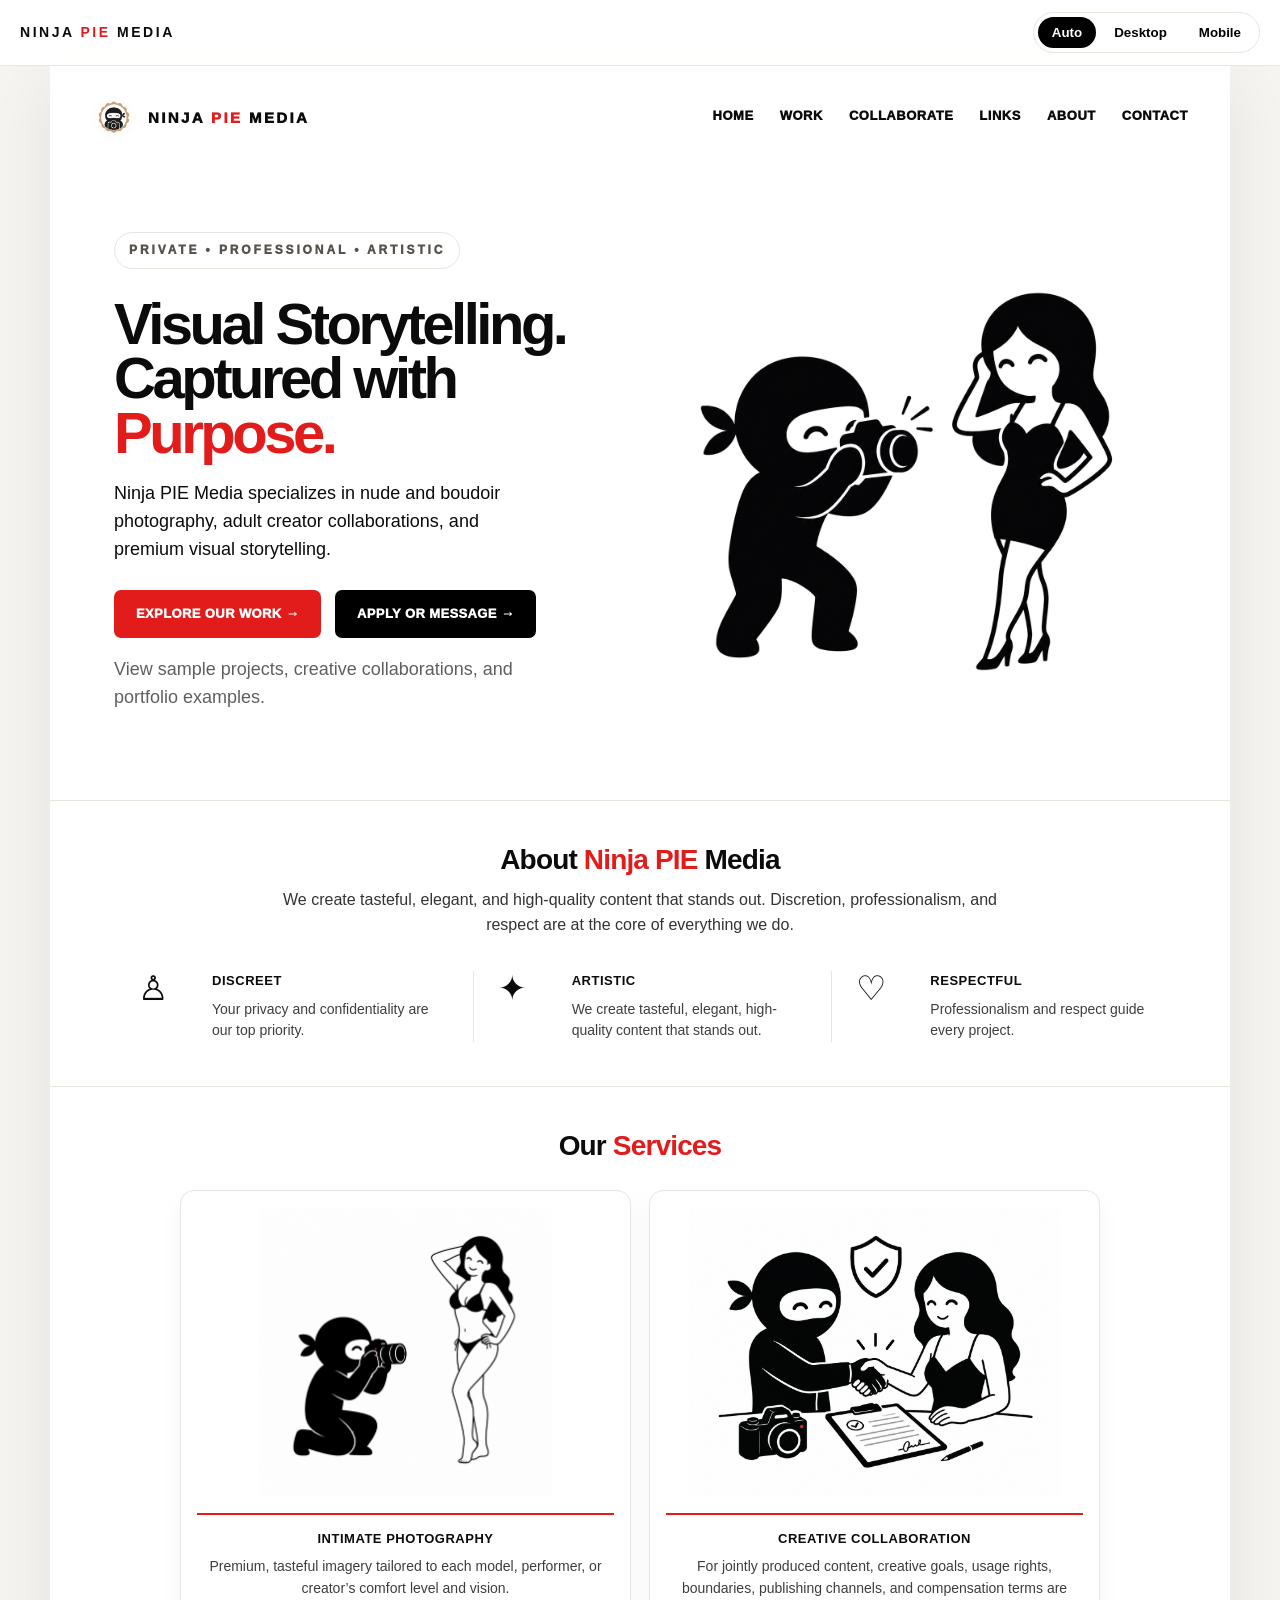
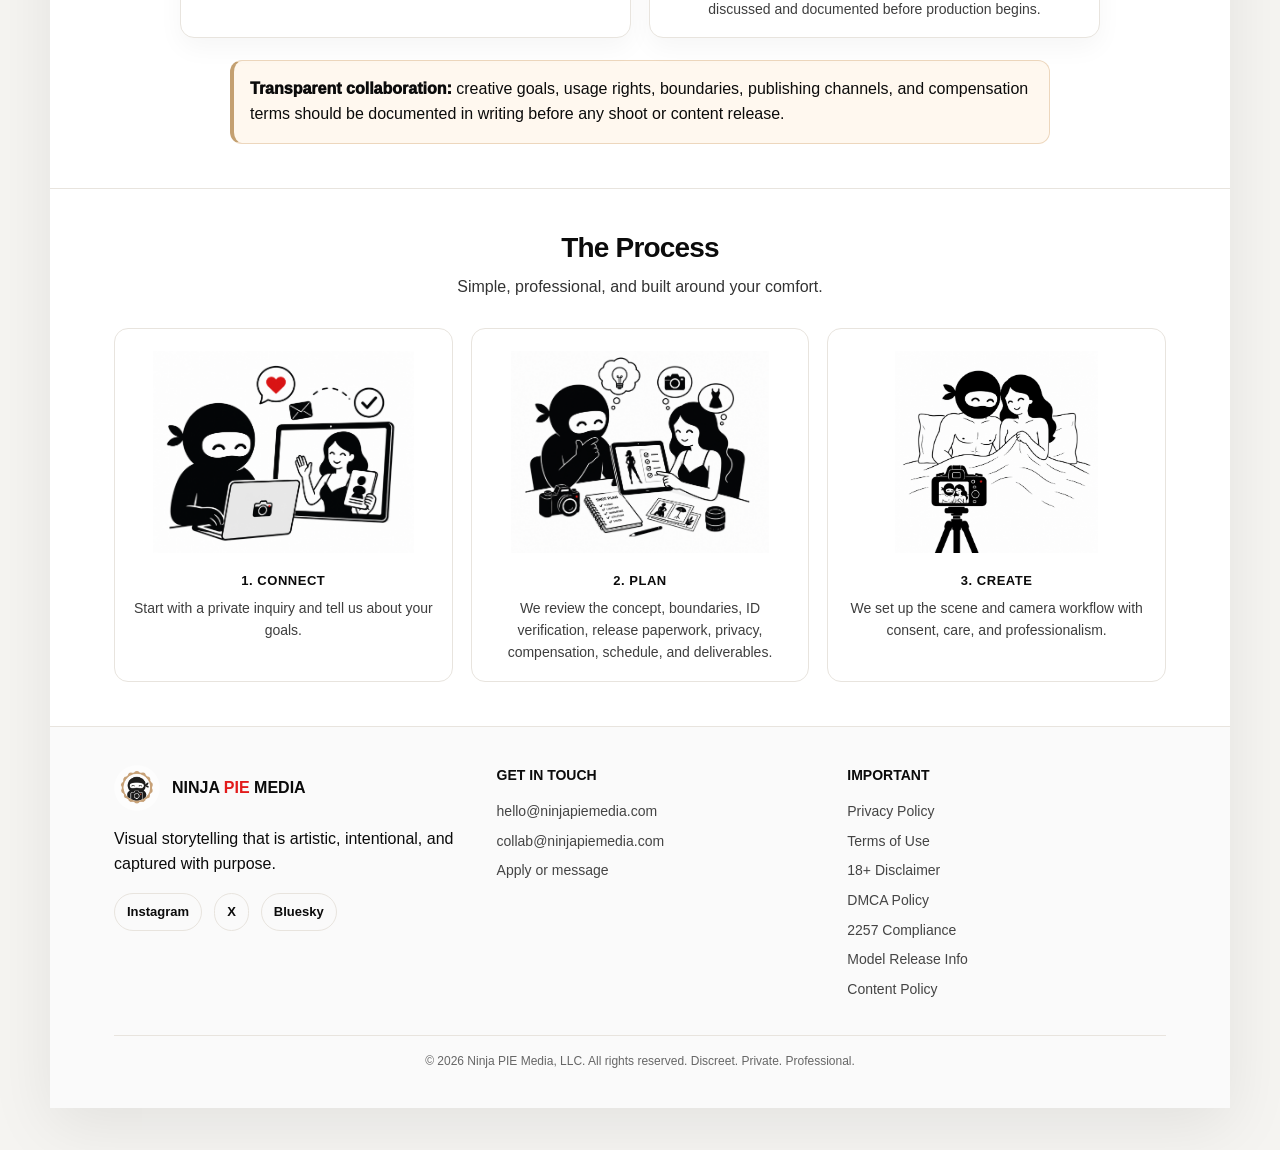
<file: index.html>
<!doctype html>
<html lang="en">
<head>
  <meta charset="utf-8">
  <meta name="viewport" content="width=device-width,initial-scale=1">
  <title>Ninja PIE Media | Visual Storytelling Captured with Purpose</title>
  <meta name="description" content="Ninja PIE Media creates tasteful, professional visual storytelling, portraiture, and creator collaborations.">
  <meta property="og:title" content="Ninja PIE Media | Visual Storytelling Captured with Purpose">
  <meta property="og:description" content="Visual storytelling captured with purpose.">
  <meta property="og:image" content="/assets/social-preview.jpg">
  <meta property="og:type" content="website">
  <meta name="twitter:card" content="summary_large_image">
  <link rel="icon" href="/assets/favicon.png">
  <link rel="stylesheet" href="styles.css">
</head>
<body>
  <div class="top-toggle">
    <div class="toggle-inner">
      <a class="mini-brand" href="index.html">NINJA <span>PIE</span> MEDIA</a>
      <div class="view-switch" aria-label="View switcher">
        <button data-view="auto">Auto</button>
        <button data-view="desktop">Desktop</button>
        <button data-view="mobile">Mobile</button>
      </div>
    </div>
  </div>

  <div class="site">
    <header class="nav">
      <a class="brand" href="index.html">
        <img src="assets/profile-logo.png" alt="Ninja PIE Media mark">
        <span class="brand-name">NINJA <span class="red">PIE</span> MEDIA</span>
      </a>
      <nav class="menu">
        <a href="index.html">HOME</a>
        <a href="work.html">WORK</a>
        <a href="collaborate.html">COLLABORATE</a>
        <a href="links.html">LINKS</a>
        <a href="about.html">ABOUT</a>
        <a href="contact.html">CONTACT</a>
      </nav>
      <button class="hamb" type="button" aria-label="Open navigation menu" aria-expanded="false">☰</button>
    </header>

    <main>
      <section class="hero">
        <div>
          <span class="pill">PRIVATE • PROFESSIONAL • ARTISTIC</span>
          <h1>Visual Storytelling.<br>Captured with <span class="red">Purpose.</span></h1>
          <p>Ninja PIE Media specializes in nude and boudoir photography, adult creator collaborations, and premium visual storytelling.</p>
          <div class="cta-row">
            <a class="btn" href="work.html">Explore Our Work →</a>
            <a class="btn black" href="collaborate.html">Apply or Message →</a>
          </div>
          <p class="small-note">View sample projects, creative collaborations, and portfolio examples.</p>
        </div>
        <div class="hero-img">
          <img src="assets/service-photography.png" alt="Ninja photographing a model with a model in a black dress">
        </div>
      </section>

      <section class="section center">
        <h2>About <span class="red">Ninja PIE</span> Media</h2>
        <p class="section-intro">We create tasteful, elegant, and high-quality content that stands out. Discretion, professionalism, and respect are at the core of everything we do.</p>
        <div class="values">
          <div class="value">
            <div class="icon">♙</div>
            <div>
              <h3>Discreet</h3>
              <p>Your privacy and confidentiality are our top priority.</p>
            </div>
          </div>
          <div class="value">
            <div class="icon">✦</div>
            <div>
              <h3>Artistic</h3>
              <p>We create tasteful, elegant, high-quality content that stands out.</p>
            </div>
          </div>
          <div class="value">
            <div class="icon">♡</div>
            <div>
              <h3>Respectful</h3>
              <p>Professionalism and respect guide every project.</p>
            </div>
          </div>
        </div>
      </section>

      <section class="section center">
        <h2>Our <span class="red">Services</span></h2>
        <div class="cards two">
          <div class="card">
            <img src="assets/ninja-photographing-model.png" alt="Ninja photographing a model in a bikini">
            <div class="cap">
              <h3>Intimate Photography</h3>
              <p>Premium, tasteful imagery tailored to each model, performer, or creator’s comfort level and vision.</p>
            </div>
          </div>
          <div class="card">
            <img src="assets/service-collab-profit-share.png" alt="Ninja and model shaking hands over an agreement">
            <div class="cap">
              <h3>Creative Collaboration</h3>
              <p>For jointly produced content, creative goals, usage rights, boundaries, publishing channels, and compensation terms are discussed and documented before production begins.</p>
            </div>
          </div>
        </div>
        <div class="collab-note"><strong>Transparent collaboration:</strong> creative goals, usage rights, boundaries, publishing channels, and compensation terms should be documented in writing before any shoot or content release.</div>
      </section>

      <section class="section center">
        <h2>The Process</h2>
        <p class="section-intro">Simple, professional, and built around your comfort.</p>
        <div class="steps visual">
          <div class="step">
            <img src="assets/process-connect.png" alt="Model applying online">
            <h3>1. Connect</h3>
            <p>Start with a private inquiry and tell us about your goals.</p>
          </div>
          <div class="step">
            <img src="assets/process-plan.png" alt="Ninja and model reviewing ID and paperwork">
            <h3>2. Plan</h3>
            <p>We review the concept, boundaries, ID verification, release paperwork, privacy, compensation, schedule, and deliverables.</p>
          </div>
          <div class="step">
            <img src="assets/process-shoot.png" alt="Ninja photographing a model">
            <h3>3. Create</h3>
            <p>We set up the scene and camera workflow with consent, care, and professionalism.</p>
          </div>
        </div>
      </section>
    </main>

    <footer class="footer">
      <div class="footer-grid">
        <div>
          <div class="footer-logo"><img src="assets/profile-logo.png" alt="Ninja PIE Media"><strong>NINJA <span class="red">PIE</span> MEDIA</strong></div>
          <p>Visual storytelling that is artistic, intentional, and captured with purpose.</p>
          <div class="socials">
            <a target="_blank" rel="noopener noreferrer" href="https://instagram.com/ninjapiemedia">Instagram</a>
            <a target="_blank" rel="noopener noreferrer" href="https://x.com/ninjapiemedia">X</a>
            <a target="_blank" rel="noopener noreferrer" href="https://bsky.app/profile/ninjapiemedia.bsky.social">Bluesky</a>
          </div>
        </div>
        <div>
          <h4>Get in touch</h4>
          <ul>
            <li><a href="mailto:hello@ninjapiemedia.com">hello@ninjapiemedia.com</a></li>
            <li><a href="mailto:collab@ninjapiemedia.com">collab@ninjapiemedia.com</a></li>
            <li><a href="collaborate.html">Apply or message</a></li>
          </ul>
        </div>
        <div>
          <h4>Important</h4>
          <ul>
            <li><a href="privacy.html">Privacy Policy</a></li>
            <li><a href="terms.html">Terms of Use</a></li>
            <li><a href="age.html">18+ Disclaimer</a></li>
            <li><a href="dmca.html">DMCA Policy</a></li>
            <li><a href="compliance.html">2257 Compliance</a></li>
            <li><a href="release.html">Model Release Info</a></li>
            <li><a href="content-policy.html">Content Policy</a></li>
          </ul>
        </div>
      </div>
      <div class="copyright">© 2026 Ninja PIE Media, LLC. All rights reserved. Discreet. Private. Professional.</div>
    </footer>
  </div>

  <script src="script.js"></script>
</body>
</html>
</file>
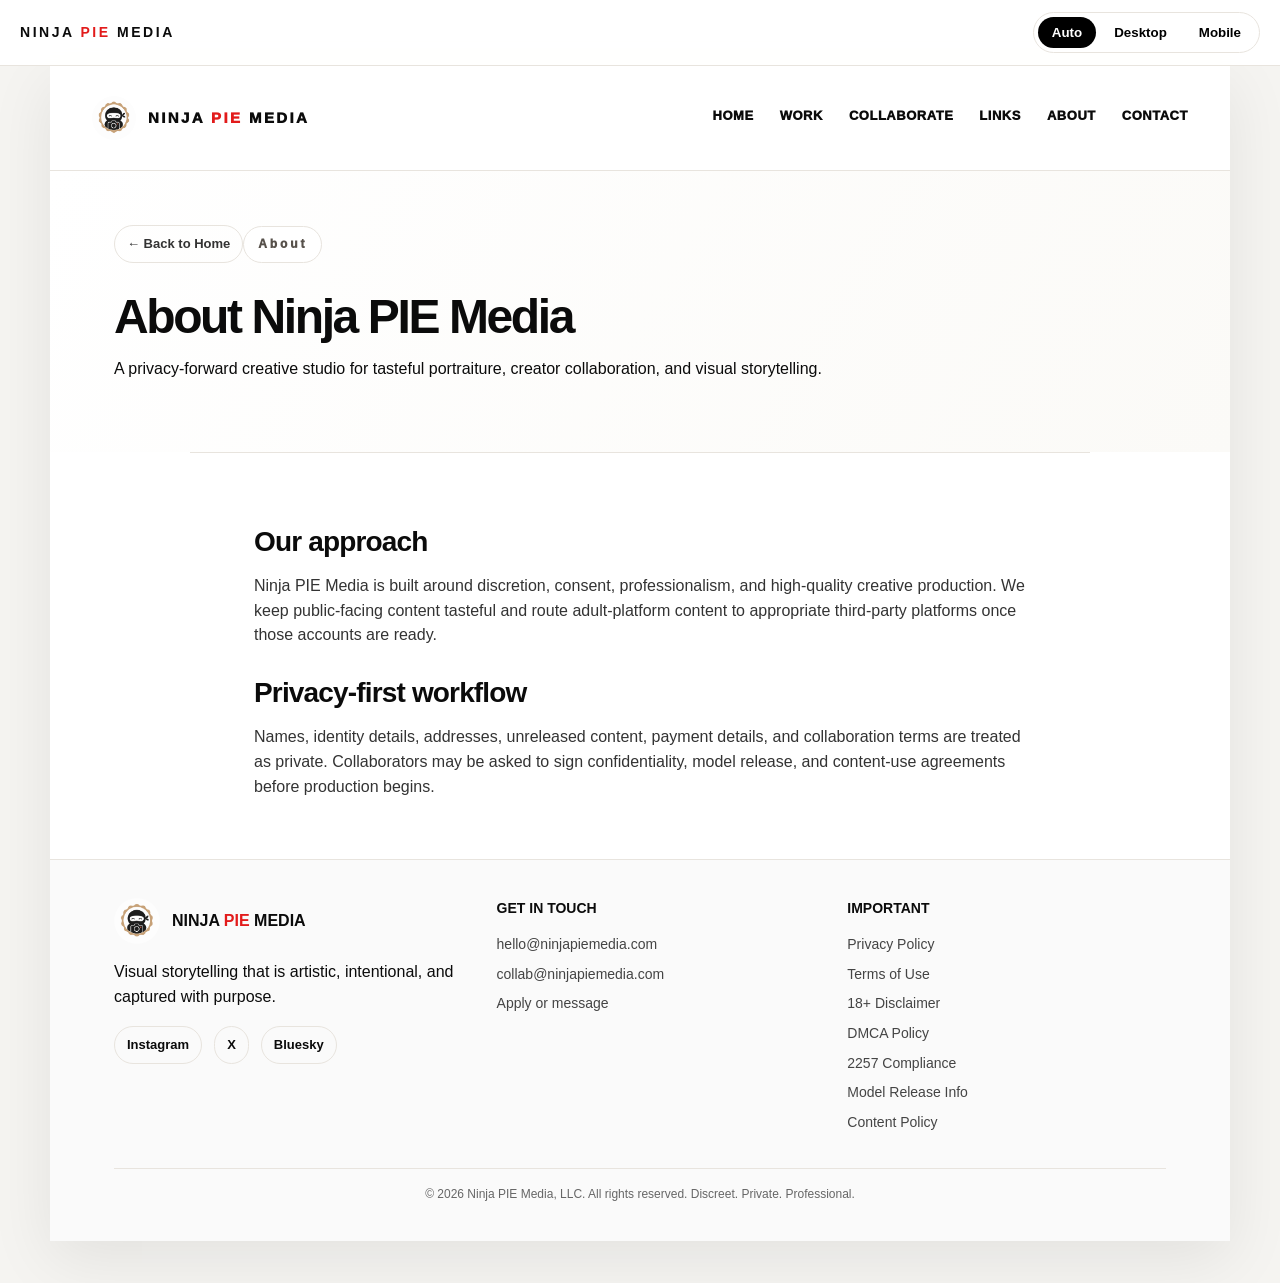
<file: about.html>
<!doctype html><html lang="en"><head><meta charset="utf-8"><meta name="viewport" content="width=device-width,initial-scale=1"><title>About | Ninja PIE Media</title><meta name="description" content="Ninja PIE Media creates tasteful, professional visual storytelling, portraiture, and creator collaborations."><meta property="og:title" content="About | Ninja PIE Media"><meta property="og:description" content="Visual storytelling captured with purpose."><meta property="og:image" content="/assets/social-preview.jpg"><meta property="og:type" content="website"><meta name="twitter:card" content="summary_large_image"><link rel="icon" href="/assets/favicon.png"><link rel="stylesheet" href="styles.css"></head><body><div class="top-toggle"><div class="toggle-inner"><a class="mini-brand" href="index.html">NINJA <span>PIE</span> MEDIA</a><div class="view-switch" aria-label="View switcher"><button data-view="auto">Auto</button><button data-view="desktop">Desktop</button><button data-view="mobile">Mobile</button></div></div></div><div class="site"><header class="nav"><a class="brand" href="index.html"><img src="assets/profile-logo.png" alt="Ninja PIE Media mark"><span class="brand-name">NINJA <span class="red">PIE</span> MEDIA</span></a><nav class="menu"><a href="index.html">HOME</a><a href="work.html">WORK</a><a href="collaborate.html">COLLABORATE</a><a href="links.html">LINKS</a><a href="about.html">ABOUT</a><a href="contact.html">CONTACT</a></nav><button class="hamb" type="button" aria-label="Open navigation menu" aria-expanded="false">☰</button></header><section class="page-hero"><a class="back-home" href="index.html">← Back to Home</a><span class="pill">About</span><h1>About Ninja PIE Media</h1><p>A privacy-forward creative studio for tasteful portraiture, creator collaboration, and visual storytelling.</p></section><section class="section legal"><h2>Our approach</h2><p>Ninja PIE Media is built around discretion, consent, professionalism, and high-quality creative production. We keep public-facing content tasteful and route adult-platform content to appropriate third-party platforms once those accounts are ready.</p><h2>Privacy-first workflow</h2><p>Names, identity details, addresses, unreleased content, payment details, and collaboration terms are treated as private. Collaborators may be asked to sign confidentiality, model release, and content-use agreements before production begins.</p></section><footer class="footer"><div class="footer-grid"><div><div class="footer-logo"><img src="assets/profile-logo.png" alt="Ninja PIE Media"><strong>NINJA <span class="red">PIE</span> MEDIA</strong></div><p>Visual storytelling that is artistic, intentional, and captured with purpose.</p><div class="socials"><a target="_blank" rel="noopener noreferrer" href="https://instagram.com/ninjapiemedia">Instagram</a><a target="_blank" rel="noopener noreferrer" href="https://x.com/ninjapiemedia">X</a><a target="_blank" rel="noopener noreferrer" href="https://bsky.app/profile/ninjapiemedia.bsky.social">Bluesky</a></div></div><div><h4>Get in touch</h4><ul><li><a href="mailto:hello@ninjapiemedia.com">hello@ninjapiemedia.com</a></li><li><a href="mailto:collab@ninjapiemedia.com">collab@ninjapiemedia.com</a></li><li><a href="collaborate.html">Apply or message</a></li></ul></div><div><h4>Important</h4><ul><li><a href="privacy.html">Privacy Policy</a></li><li><a href="terms.html">Terms of Use</a></li><li><a href="age.html">18+ Disclaimer</a></li><li><a href="dmca.html">DMCA Policy</a></li><li><a href="compliance.html">2257 Compliance</a></li><li><a href="release.html">Model Release Info</a></li><li><a href="content-policy.html">Content Policy</a></li></ul></div></div><div class="copyright">© 2026 Ninja PIE Media, LLC. All rights reserved. Discreet. Private. Professional.</div></footer></div><script src="script.js"></script></body></html>
</file>
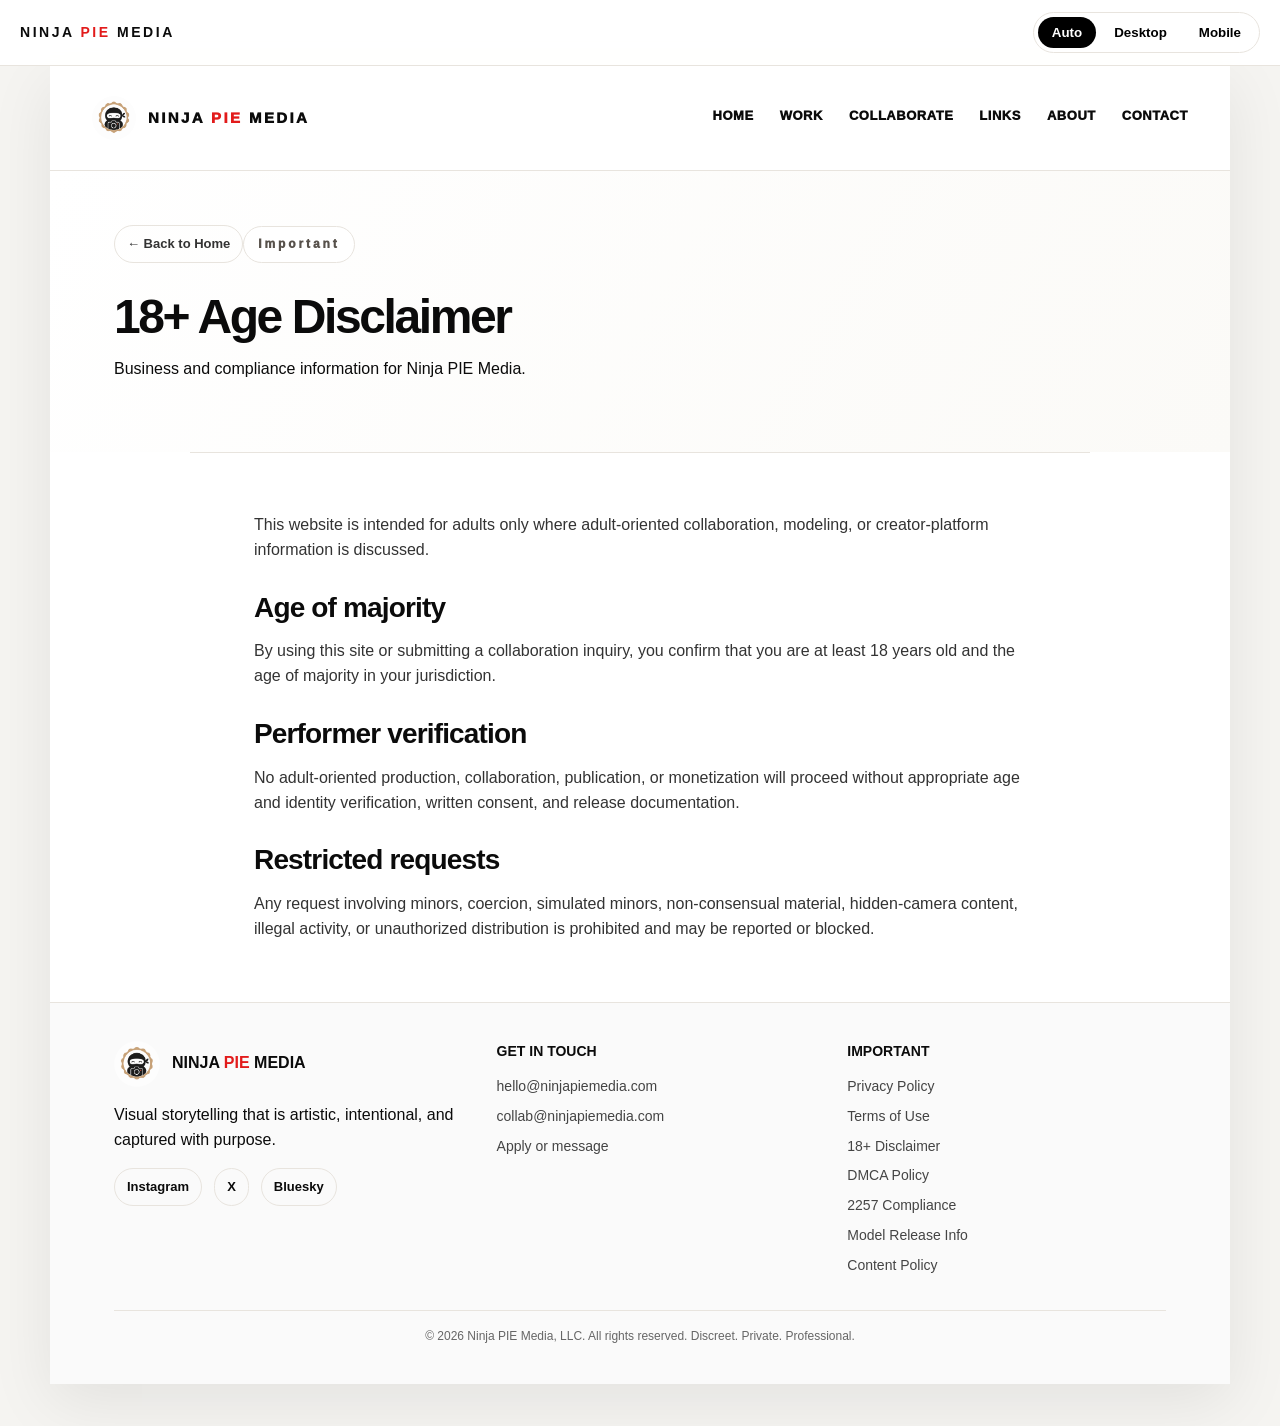
<file: age.html>
<!doctype html><html lang="en"><head><meta charset="utf-8"><meta name="viewport" content="width=device-width,initial-scale=1"><title>18+ Disclaimer | Ninja PIE Media</title><meta name="description" content="Ninja PIE Media creates tasteful, professional visual storytelling, portraiture, and creator collaborations."><meta property="og:title" content="18+ Disclaimer | Ninja PIE Media"><meta property="og:description" content="Visual storytelling captured with purpose."><meta property="og:image" content="/assets/social-preview.jpg"><meta property="og:type" content="website"><meta name="twitter:card" content="summary_large_image"><link rel="icon" href="/assets/favicon.png"><link rel="stylesheet" href="styles.css"></head><body><div class="top-toggle"><div class="toggle-inner"><a class="mini-brand" href="index.html">NINJA <span>PIE</span> MEDIA</a><div class="view-switch" aria-label="View switcher"><button data-view="auto">Auto</button><button data-view="desktop">Desktop</button><button data-view="mobile">Mobile</button></div></div></div><div class="site"><header class="nav"><a class="brand" href="index.html"><img src="assets/profile-logo.png" alt="Ninja PIE Media mark"><span class="brand-name">NINJA <span class="red">PIE</span> MEDIA</span></a><nav class="menu"><a href="index.html">HOME</a><a href="work.html">WORK</a><a href="collaborate.html">COLLABORATE</a><a href="links.html">LINKS</a><a href="about.html">ABOUT</a><a href="contact.html">CONTACT</a></nav><button class="hamb" type="button" aria-label="Open navigation menu" aria-expanded="false">☰</button></header><section class="page-hero"><a class="back-home" href="index.html">← Back to Home</a><span class="pill">Important</span><h1>18+ Age Disclaimer</h1><p>Business and compliance information for Ninja PIE Media.</p></section><section class="section legal"><p>This website is intended for adults only where adult-oriented collaboration, modeling, or creator-platform information is discussed.</p><h2>Age of majority</h2><p>By using this site or submitting a collaboration inquiry, you confirm that you are at least 18 years old and the age of majority in your jurisdiction.</p><h2>Performer verification</h2><p>No adult-oriented production, collaboration, publication, or monetization will proceed without appropriate age and identity verification, written consent, and release documentation.</p><h2>Restricted requests</h2><p>Any request involving minors, coercion, simulated minors, non-consensual material, hidden-camera content, illegal activity, or unauthorized distribution is prohibited and may be reported or blocked.</p></section><footer class="footer"><div class="footer-grid"><div><div class="footer-logo"><img src="assets/profile-logo.png" alt="Ninja PIE Media"><strong>NINJA <span class="red">PIE</span> MEDIA</strong></div><p>Visual storytelling that is artistic, intentional, and captured with purpose.</p><div class="socials"><a target="_blank" rel="noopener noreferrer" href="https://instagram.com/ninjapiemedia">Instagram</a><a target="_blank" rel="noopener noreferrer" href="https://x.com/ninjapiemedia">X</a><a target="_blank" rel="noopener noreferrer" href="https://bsky.app/profile/ninjapiemedia.bsky.social">Bluesky</a></div></div><div><h4>Get in touch</h4><ul><li><a href="mailto:hello@ninjapiemedia.com">hello@ninjapiemedia.com</a></li><li><a href="mailto:collab@ninjapiemedia.com">collab@ninjapiemedia.com</a></li><li><a href="collaborate.html">Apply or message</a></li></ul></div><div><h4>Important</h4><ul><li><a href="privacy.html">Privacy Policy</a></li><li><a href="terms.html">Terms of Use</a></li><li><a href="age.html">18+ Disclaimer</a></li><li><a href="dmca.html">DMCA Policy</a></li><li><a href="compliance.html">2257 Compliance</a></li><li><a href="release.html">Model Release Info</a></li><li><a href="content-policy.html">Content Policy</a></li></ul></div></div><div class="copyright">© 2026 Ninja PIE Media, LLC. All rights reserved. Discreet. Private. Professional.</div></footer></div><script src="script.js"></script></body></html>
</file>
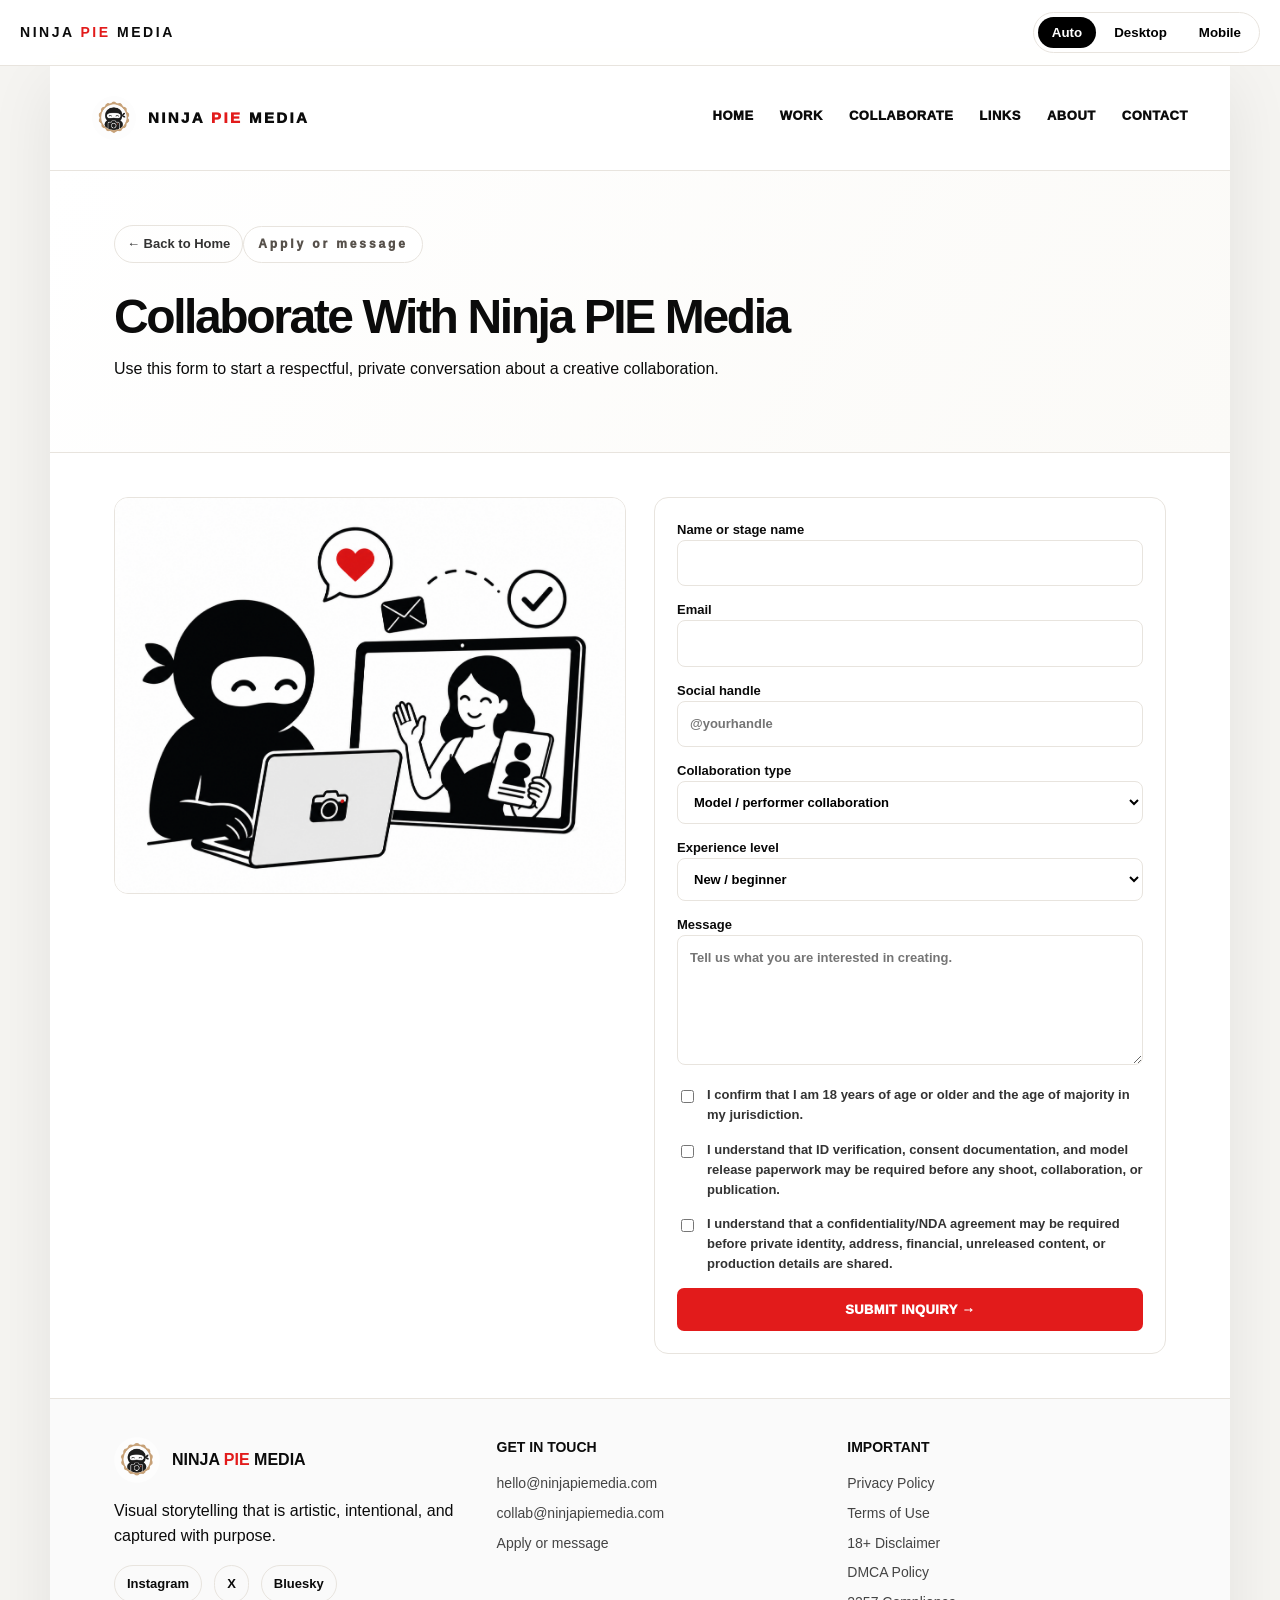
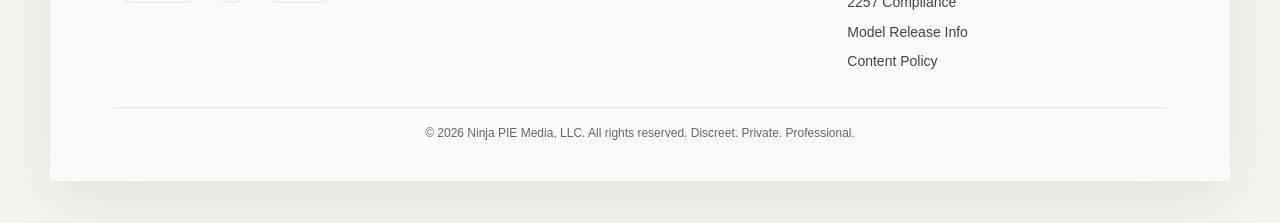
<file: collaborate.html>
<!doctype html><html lang="en"><head><meta charset="utf-8"><meta name="viewport" content="width=device-width,initial-scale=1"><title>Collaborate | Ninja PIE Media</title><meta name="description" content="Ninja PIE Media creates tasteful, professional visual storytelling, portraiture, and creator collaborations."><meta property="og:title" content="Collaborate | Ninja PIE Media"><meta property="og:description" content="Visual storytelling captured with purpose."><meta property="og:image" content="/assets/social-preview.jpg"><meta property="og:type" content="website"><meta name="twitter:card" content="summary_large_image"><link rel="icon" href="/assets/favicon.png"><link rel="stylesheet" href="styles.css"></head><body><div class="top-toggle"><div class="toggle-inner"><a class="mini-brand" href="index.html">NINJA <span>PIE</span> MEDIA</a><div class="view-switch" aria-label="View switcher"><button data-view="auto">Auto</button><button data-view="desktop">Desktop</button><button data-view="mobile">Mobile</button></div></div></div><div class="site"><header class="nav"><a class="brand" href="index.html"><img src="assets/profile-logo.png" alt="Ninja PIE Media mark"><span class="brand-name">NINJA <span class="red">PIE</span> MEDIA</span></a><nav class="menu"><a href="index.html">HOME</a><a href="work.html">WORK</a><a href="collaborate.html">COLLABORATE</a><a href="links.html">LINKS</a><a href="about.html">ABOUT</a><a href="contact.html">CONTACT</a></nav><button class="hamb" type="button" aria-label="Open navigation menu" aria-expanded="false">☰</button></header><section class="page-hero"><a class="back-home" href="index.html">← Back to Home</a><span class="pill">Apply or message</span><h1>Collaborate With Ninja PIE Media</h1><p>Use this form to start a respectful, private conversation about a creative collaboration.</p></section><section class="section"><div class="grid-2"><div><img class="page-art" src="assets/process-connect.png" alt="Ninja PIE Media collaborating with a creator online"></div><form id="collabForm" class="form" action="https://formsubmit.co/collab@ninjapiemedia.com" method="POST"><input type="hidden" name="_subject" value="New Ninja PIE Media collaboration inquiry"><input type="hidden" name="_template" value="table"><input type="hidden" name="_next" value="https://ninjapiemedia.com/thank-you.html"><input type="text" name="_honey" style="display:none"><label>Name or stage name<input name="name" required></label><label>Email<input type="email" name="email" required></label><label>Social handle<input name="handle" placeholder="@yourhandle"></label><label>Collaboration type<select name="type"><option>Model / performer collaboration</option><option>Photography inquiry</option><option>General inquiry</option></select></label><label>Experience level<select name="experience"><option>New / beginner</option><option>Some experience</option><option>Experienced creator</option><option>Industry professional</option></select></label><label>Message<textarea name="message" placeholder="Tell us what you are interested in creating."></textarea></label><label class="check"><input type="checkbox" required> <span>I confirm that I am 18 years of age or older and the age of majority in my jurisdiction.</span></label><label class="check"><input type="checkbox" required> <span>I understand that ID verification, consent documentation, and model release paperwork may be required before any shoot, collaboration, or publication.</span></label><label class="check"><input type="checkbox" required> <span>I understand that a confidentiality/NDA agreement may be required before private identity, address, financial, unreleased content, or production details are shared.</span></label><button class="btn" type="submit">Submit Inquiry →</button></form></div></section><footer class="footer"><div class="footer-grid"><div><div class="footer-logo"><img src="assets/profile-logo.png" alt="Ninja PIE Media"><strong>NINJA <span class="red">PIE</span> MEDIA</strong></div><p>Visual storytelling that is artistic, intentional, and captured with purpose.</p><div class="socials"><a target="_blank" rel="noopener noreferrer" href="https://instagram.com/ninjapiemedia">Instagram</a><a target="_blank" rel="noopener noreferrer" href="https://x.com/ninjapiemedia">X</a><a target="_blank" rel="noopener noreferrer" href="https://bsky.app/profile/ninjapiemedia.bsky.social">Bluesky</a></div></div><div><h4>Get in touch</h4><ul><li><a href="mailto:hello@ninjapiemedia.com">hello@ninjapiemedia.com</a></li><li><a href="mailto:collab@ninjapiemedia.com">collab@ninjapiemedia.com</a></li><li><a href="collaborate.html">Apply or message</a></li></ul></div><div><h4>Important</h4><ul><li><a href="privacy.html">Privacy Policy</a></li><li><a href="terms.html">Terms of Use</a></li><li><a href="age.html">18+ Disclaimer</a></li><li><a href="dmca.html">DMCA Policy</a></li><li><a href="compliance.html">2257 Compliance</a></li><li><a href="release.html">Model Release Info</a></li><li><a href="content-policy.html">Content Policy</a></li></ul></div></div><div class="copyright">© 2026 Ninja PIE Media, LLC. All rights reserved. Discreet. Private. Professional.</div></footer></div><script src="script.js"></script></body></html>
</file>
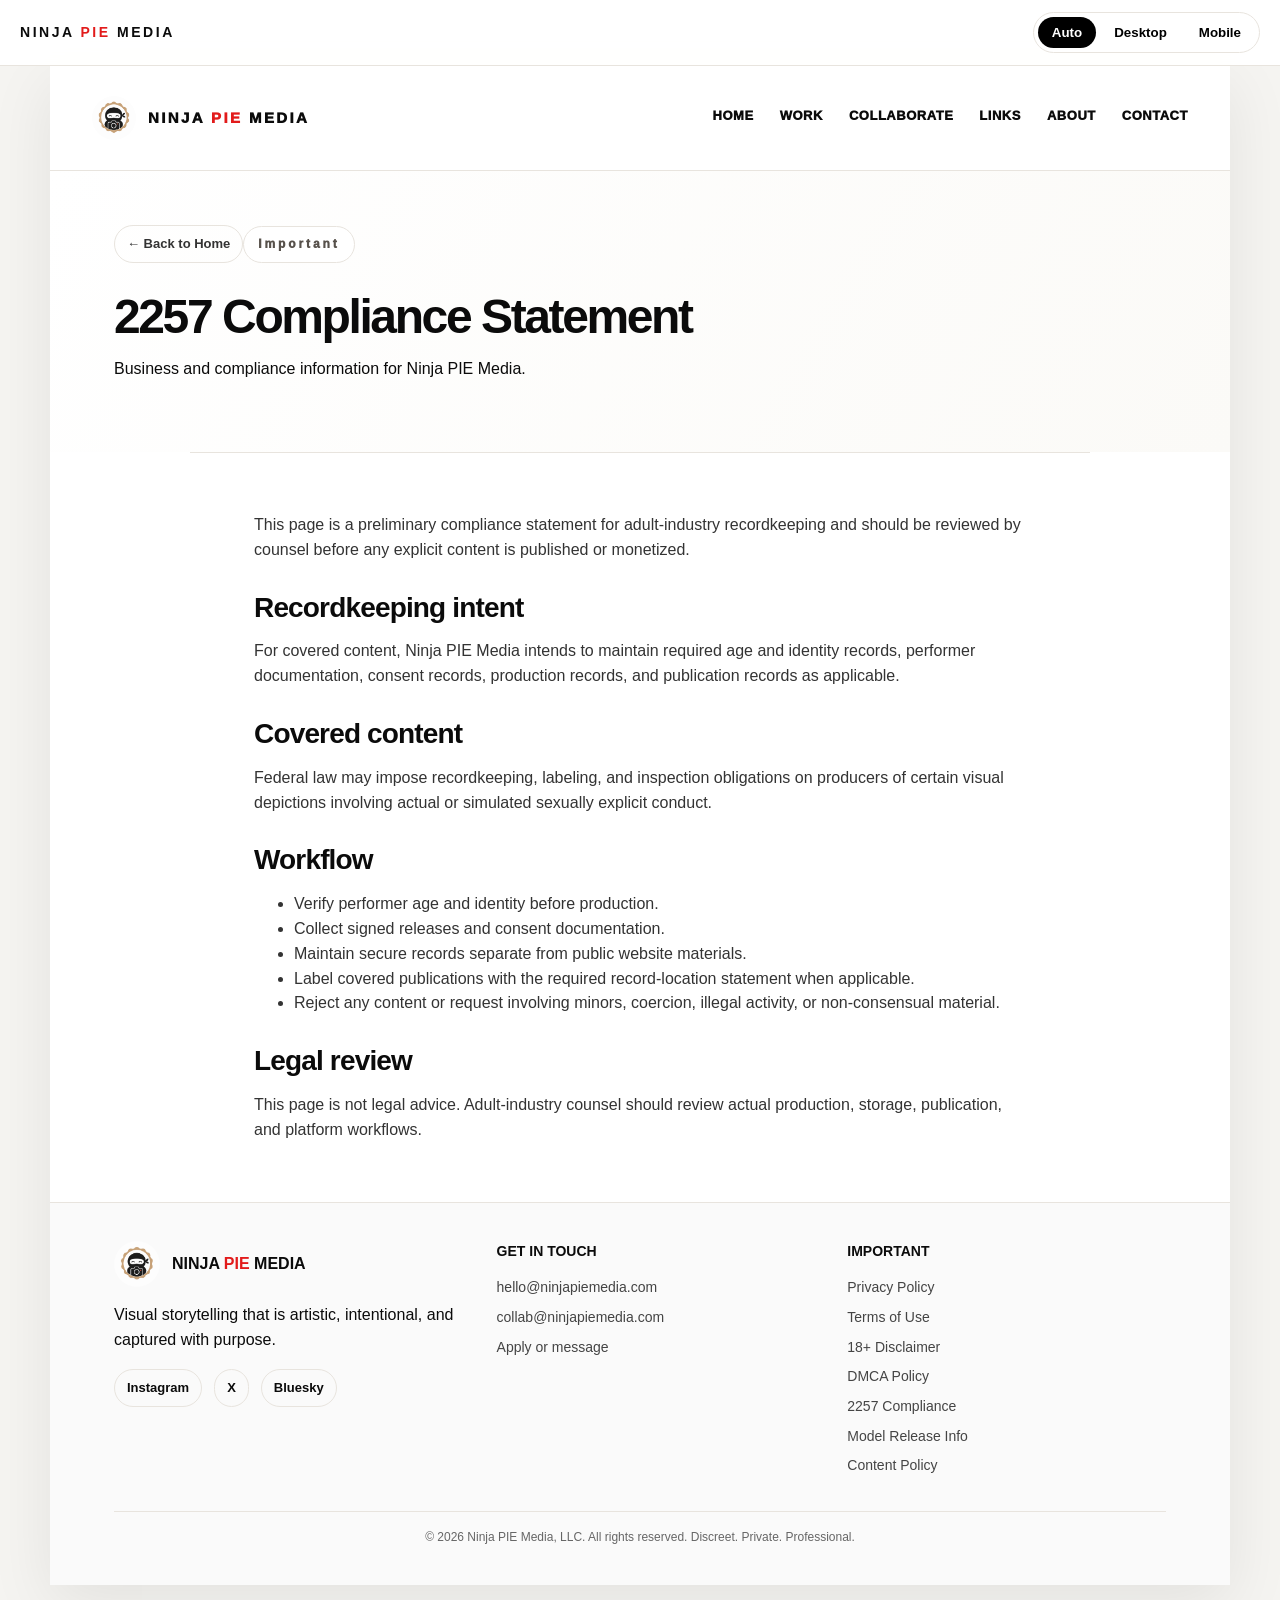
<file: compliance.html>
<!doctype html><html lang="en"><head><meta charset="utf-8"><meta name="viewport" content="width=device-width,initial-scale=1"><title>2257 Compliance | Ninja PIE Media</title><meta name="description" content="Ninja PIE Media creates tasteful, professional visual storytelling, portraiture, and creator collaborations."><meta property="og:title" content="2257 Compliance | Ninja PIE Media"><meta property="og:description" content="Visual storytelling captured with purpose."><meta property="og:image" content="/assets/social-preview.jpg"><meta property="og:type" content="website"><meta name="twitter:card" content="summary_large_image"><link rel="icon" href="/assets/favicon.png"><link rel="stylesheet" href="styles.css"></head><body><div class="top-toggle"><div class="toggle-inner"><a class="mini-brand" href="index.html">NINJA <span>PIE</span> MEDIA</a><div class="view-switch" aria-label="View switcher"><button data-view="auto">Auto</button><button data-view="desktop">Desktop</button><button data-view="mobile">Mobile</button></div></div></div><div class="site"><header class="nav"><a class="brand" href="index.html"><img src="assets/profile-logo.png" alt="Ninja PIE Media mark"><span class="brand-name">NINJA <span class="red">PIE</span> MEDIA</span></a><nav class="menu"><a href="index.html">HOME</a><a href="work.html">WORK</a><a href="collaborate.html">COLLABORATE</a><a href="links.html">LINKS</a><a href="about.html">ABOUT</a><a href="contact.html">CONTACT</a></nav><button class="hamb" type="button" aria-label="Open navigation menu" aria-expanded="false">☰</button></header><section class="page-hero"><a class="back-home" href="index.html">← Back to Home</a><span class="pill">Important</span><h1>2257 Compliance Statement</h1><p>Business and compliance information for Ninja PIE Media.</p></section><section class="section legal"><p>This page is a preliminary compliance statement for adult-industry recordkeeping and should be reviewed by counsel before any explicit content is published or monetized.</p><h2>Recordkeeping intent</h2><p>For covered content, Ninja PIE Media intends to maintain required age and identity records, performer documentation, consent records, production records, and publication records as applicable.</p><h2>Covered content</h2><p>Federal law may impose recordkeeping, labeling, and inspection obligations on producers of certain visual depictions involving actual or simulated sexually explicit conduct.</p><h2>Workflow</h2><ul><li>Verify performer age and identity before production.</li><li>Collect signed releases and consent documentation.</li><li>Maintain secure records separate from public website materials.</li><li>Label covered publications with the required record-location statement when applicable.</li><li>Reject any content or request involving minors, coercion, illegal activity, or non-consensual material.</li></ul><h2>Legal review</h2><p>This page is not legal advice. Adult-industry counsel should review actual production, storage, publication, and platform workflows.</p></section><footer class="footer"><div class="footer-grid"><div><div class="footer-logo"><img src="assets/profile-logo.png" alt="Ninja PIE Media"><strong>NINJA <span class="red">PIE</span> MEDIA</strong></div><p>Visual storytelling that is artistic, intentional, and captured with purpose.</p><div class="socials"><a target="_blank" rel="noopener noreferrer" href="https://instagram.com/ninjapiemedia">Instagram</a><a target="_blank" rel="noopener noreferrer" href="https://x.com/ninjapiemedia">X</a><a target="_blank" rel="noopener noreferrer" href="https://bsky.app/profile/ninjapiemedia.bsky.social">Bluesky</a></div></div><div><h4>Get in touch</h4><ul><li><a href="mailto:hello@ninjapiemedia.com">hello@ninjapiemedia.com</a></li><li><a href="mailto:collab@ninjapiemedia.com">collab@ninjapiemedia.com</a></li><li><a href="collaborate.html">Apply or message</a></li></ul></div><div><h4>Important</h4><ul><li><a href="privacy.html">Privacy Policy</a></li><li><a href="terms.html">Terms of Use</a></li><li><a href="age.html">18+ Disclaimer</a></li><li><a href="dmca.html">DMCA Policy</a></li><li><a href="compliance.html">2257 Compliance</a></li><li><a href="release.html">Model Release Info</a></li><li><a href="content-policy.html">Content Policy</a></li></ul></div></div><div class="copyright">© 2026 Ninja PIE Media, LLC. All rights reserved. Discreet. Private. Professional.</div></footer></div><script src="script.js"></script></body></html>
</file>
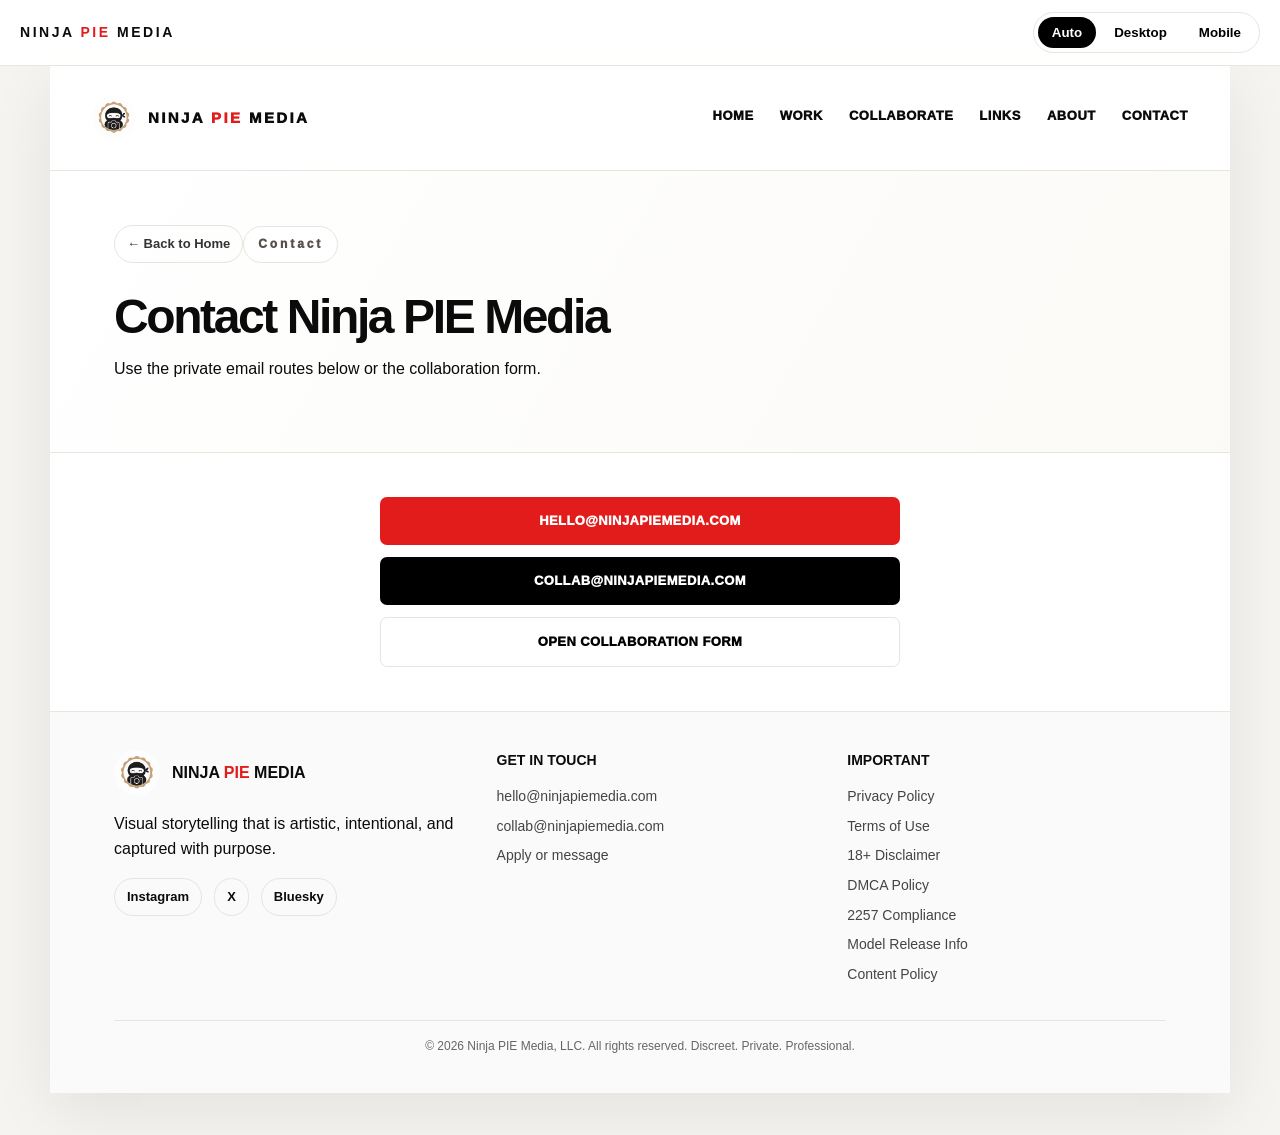
<file: contact.html>
<!doctype html><html lang="en"><head><meta charset="utf-8"><meta name="viewport" content="width=device-width,initial-scale=1"><title>Contact | Ninja PIE Media</title><meta name="description" content="Ninja PIE Media creates tasteful, professional visual storytelling, portraiture, and creator collaborations."><meta property="og:title" content="Contact | Ninja PIE Media"><meta property="og:description" content="Visual storytelling captured with purpose."><meta property="og:image" content="/assets/social-preview.jpg"><meta property="og:type" content="website"><meta name="twitter:card" content="summary_large_image"><link rel="icon" href="/assets/favicon.png"><link rel="stylesheet" href="styles.css"></head><body><div class="top-toggle"><div class="toggle-inner"><a class="mini-brand" href="index.html">NINJA <span>PIE</span> MEDIA</a><div class="view-switch" aria-label="View switcher"><button data-view="auto">Auto</button><button data-view="desktop">Desktop</button><button data-view="mobile">Mobile</button></div></div></div><div class="site"><header class="nav"><a class="brand" href="index.html"><img src="assets/profile-logo.png" alt="Ninja PIE Media mark"><span class="brand-name">NINJA <span class="red">PIE</span> MEDIA</span></a><nav class="menu"><a href="index.html">HOME</a><a href="work.html">WORK</a><a href="collaborate.html">COLLABORATE</a><a href="links.html">LINKS</a><a href="about.html">ABOUT</a><a href="contact.html">CONTACT</a></nav><button class="hamb" type="button" aria-label="Open navigation menu" aria-expanded="false">☰</button></header><section class="page-hero"><a class="back-home" href="index.html">← Back to Home</a><span class="pill">Contact</span><h1>Contact Ninja PIE Media</h1><p>Use the private email routes below or the collaboration form.</p></section><section class="section center"><div class="link-list"><a class="btn" href="mailto:hello@ninjapiemedia.com">hello@ninjapiemedia.com</a><a class="btn black" href="mailto:collab@ninjapiemedia.com">collab@ninjapiemedia.com</a><a class="btn light" href="collaborate.html">Open Collaboration Form</a></div></section><footer class="footer"><div class="footer-grid"><div><div class="footer-logo"><img src="assets/profile-logo.png" alt="Ninja PIE Media"><strong>NINJA <span class="red">PIE</span> MEDIA</strong></div><p>Visual storytelling that is artistic, intentional, and captured with purpose.</p><div class="socials"><a target="_blank" rel="noopener noreferrer" href="https://instagram.com/ninjapiemedia">Instagram</a><a target="_blank" rel="noopener noreferrer" href="https://x.com/ninjapiemedia">X</a><a target="_blank" rel="noopener noreferrer" href="https://bsky.app/profile/ninjapiemedia.bsky.social">Bluesky</a></div></div><div><h4>Get in touch</h4><ul><li><a href="mailto:hello@ninjapiemedia.com">hello@ninjapiemedia.com</a></li><li><a href="mailto:collab@ninjapiemedia.com">collab@ninjapiemedia.com</a></li><li><a href="collaborate.html">Apply or message</a></li></ul></div><div><h4>Important</h4><ul><li><a href="privacy.html">Privacy Policy</a></li><li><a href="terms.html">Terms of Use</a></li><li><a href="age.html">18+ Disclaimer</a></li><li><a href="dmca.html">DMCA Policy</a></li><li><a href="compliance.html">2257 Compliance</a></li><li><a href="release.html">Model Release Info</a></li><li><a href="content-policy.html">Content Policy</a></li></ul></div></div><div class="copyright">© 2026 Ninja PIE Media, LLC. All rights reserved. Discreet. Private. Professional.</div></footer></div><script src="script.js"></script></body></html>
</file>
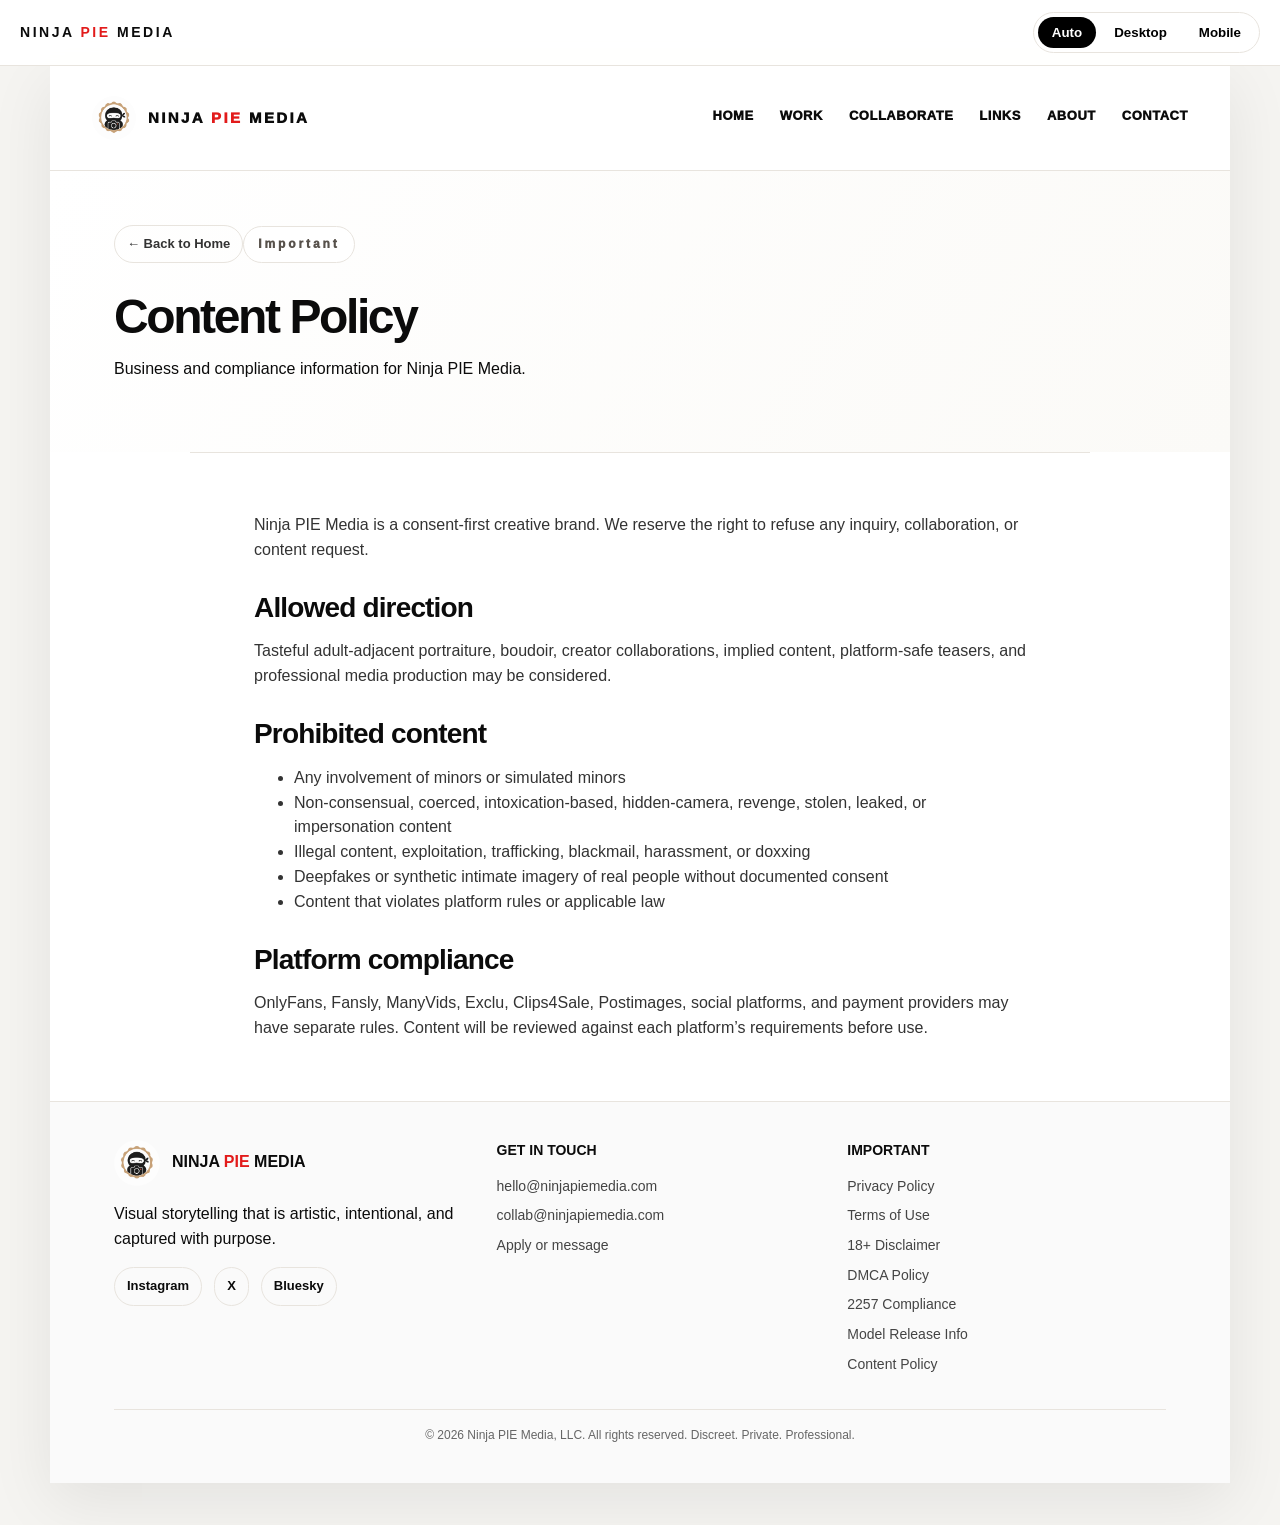
<file: content-policy.html>
<!doctype html><html lang="en"><head><meta charset="utf-8"><meta name="viewport" content="width=device-width,initial-scale=1"><title>Content Policy | Ninja PIE Media</title><meta name="description" content="Ninja PIE Media creates tasteful, professional visual storytelling, portraiture, and creator collaborations."><meta property="og:title" content="Content Policy | Ninja PIE Media"><meta property="og:description" content="Visual storytelling captured with purpose."><meta property="og:image" content="/assets/social-preview.jpg"><meta property="og:type" content="website"><meta name="twitter:card" content="summary_large_image"><link rel="icon" href="/assets/favicon.png"><link rel="stylesheet" href="styles.css"></head><body><div class="top-toggle"><div class="toggle-inner"><a class="mini-brand" href="index.html">NINJA <span>PIE</span> MEDIA</a><div class="view-switch" aria-label="View switcher"><button data-view="auto">Auto</button><button data-view="desktop">Desktop</button><button data-view="mobile">Mobile</button></div></div></div><div class="site"><header class="nav"><a class="brand" href="index.html"><img src="assets/profile-logo.png" alt="Ninja PIE Media mark"><span class="brand-name">NINJA <span class="red">PIE</span> MEDIA</span></a><nav class="menu"><a href="index.html">HOME</a><a href="work.html">WORK</a><a href="collaborate.html">COLLABORATE</a><a href="links.html">LINKS</a><a href="about.html">ABOUT</a><a href="contact.html">CONTACT</a></nav><button class="hamb" type="button" aria-label="Open navigation menu" aria-expanded="false">☰</button></header><section class="page-hero"><a class="back-home" href="index.html">← Back to Home</a><span class="pill">Important</span><h1>Content Policy</h1><p>Business and compliance information for Ninja PIE Media.</p></section><section class="section legal"><p>Ninja PIE Media is a consent-first creative brand. We reserve the right to refuse any inquiry, collaboration, or content request.</p><h2>Allowed direction</h2><p>Tasteful adult-adjacent portraiture, boudoir, creator collaborations, implied content, platform-safe teasers, and professional media production may be considered.</p><h2>Prohibited content</h2><ul><li>Any involvement of minors or simulated minors</li><li>Non-consensual, coerced, intoxication-based, hidden-camera, revenge, stolen, leaked, or impersonation content</li><li>Illegal content, exploitation, trafficking, blackmail, harassment, or doxxing</li><li>Deepfakes or synthetic intimate imagery of real people without documented consent</li><li>Content that violates platform rules or applicable law</li></ul><h2>Platform compliance</h2><p>OnlyFans, Fansly, ManyVids, Exclu, Clips4Sale, Postimages, social platforms, and payment providers may have separate rules. Content will be reviewed against each platform’s requirements before use.</p></section><footer class="footer"><div class="footer-grid"><div><div class="footer-logo"><img src="assets/profile-logo.png" alt="Ninja PIE Media"><strong>NINJA <span class="red">PIE</span> MEDIA</strong></div><p>Visual storytelling that is artistic, intentional, and captured with purpose.</p><div class="socials"><a target="_blank" rel="noopener noreferrer" href="https://instagram.com/ninjapiemedia">Instagram</a><a target="_blank" rel="noopener noreferrer" href="https://x.com/ninjapiemedia">X</a><a target="_blank" rel="noopener noreferrer" href="https://bsky.app/profile/ninjapiemedia.bsky.social">Bluesky</a></div></div><div><h4>Get in touch</h4><ul><li><a href="mailto:hello@ninjapiemedia.com">hello@ninjapiemedia.com</a></li><li><a href="mailto:collab@ninjapiemedia.com">collab@ninjapiemedia.com</a></li><li><a href="collaborate.html">Apply or message</a></li></ul></div><div><h4>Important</h4><ul><li><a href="privacy.html">Privacy Policy</a></li><li><a href="terms.html">Terms of Use</a></li><li><a href="age.html">18+ Disclaimer</a></li><li><a href="dmca.html">DMCA Policy</a></li><li><a href="compliance.html">2257 Compliance</a></li><li><a href="release.html">Model Release Info</a></li><li><a href="content-policy.html">Content Policy</a></li></ul></div></div><div class="copyright">© 2026 Ninja PIE Media, LLC. All rights reserved. Discreet. Private. Professional.</div></footer></div><script src="script.js"></script></body></html>
</file>
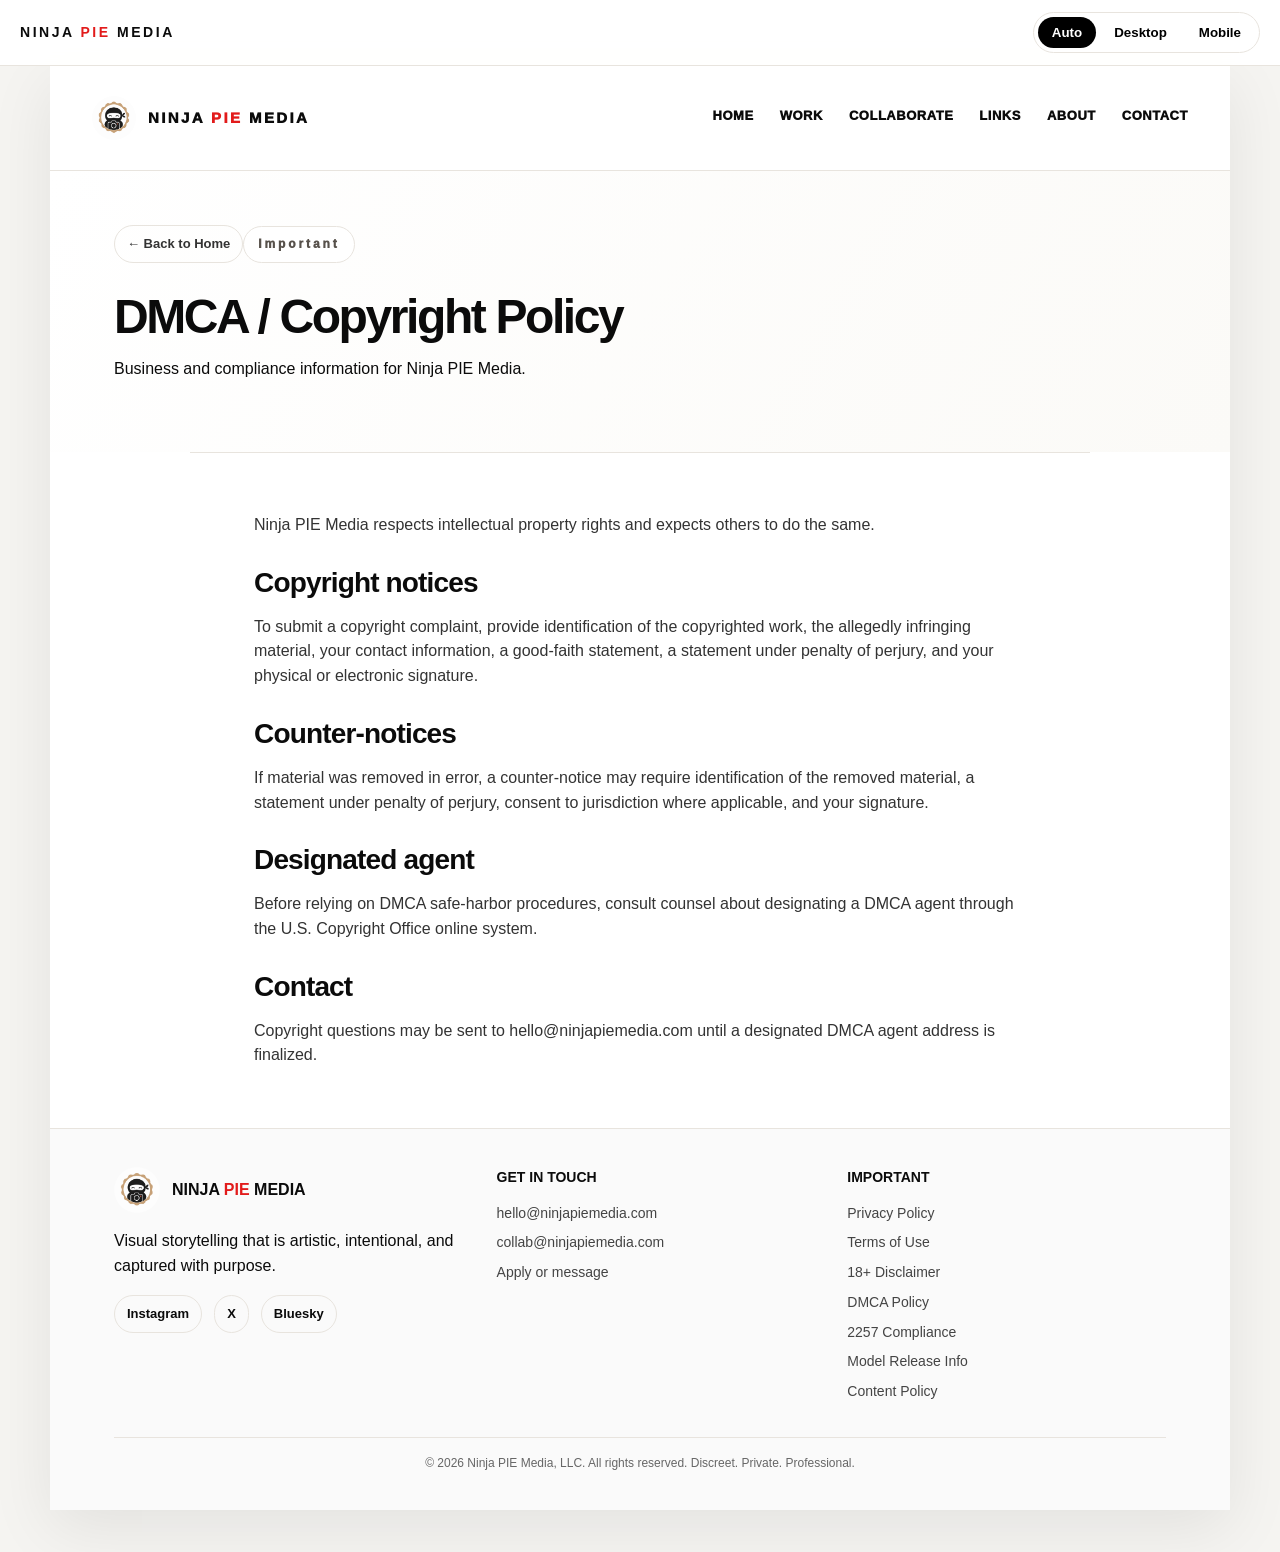
<file: dmca.html>
<!doctype html><html lang="en"><head><meta charset="utf-8"><meta name="viewport" content="width=device-width,initial-scale=1"><title>DMCA Policy | Ninja PIE Media</title><meta name="description" content="Ninja PIE Media creates tasteful, professional visual storytelling, portraiture, and creator collaborations."><meta property="og:title" content="DMCA Policy | Ninja PIE Media"><meta property="og:description" content="Visual storytelling captured with purpose."><meta property="og:image" content="/assets/social-preview.jpg"><meta property="og:type" content="website"><meta name="twitter:card" content="summary_large_image"><link rel="icon" href="/assets/favicon.png"><link rel="stylesheet" href="styles.css"></head><body><div class="top-toggle"><div class="toggle-inner"><a class="mini-brand" href="index.html">NINJA <span>PIE</span> MEDIA</a><div class="view-switch" aria-label="View switcher"><button data-view="auto">Auto</button><button data-view="desktop">Desktop</button><button data-view="mobile">Mobile</button></div></div></div><div class="site"><header class="nav"><a class="brand" href="index.html"><img src="assets/profile-logo.png" alt="Ninja PIE Media mark"><span class="brand-name">NINJA <span class="red">PIE</span> MEDIA</span></a><nav class="menu"><a href="index.html">HOME</a><a href="work.html">WORK</a><a href="collaborate.html">COLLABORATE</a><a href="links.html">LINKS</a><a href="about.html">ABOUT</a><a href="contact.html">CONTACT</a></nav><button class="hamb" type="button" aria-label="Open navigation menu" aria-expanded="false">☰</button></header><section class="page-hero"><a class="back-home" href="index.html">← Back to Home</a><span class="pill">Important</span><h1>DMCA / Copyright Policy</h1><p>Business and compliance information for Ninja PIE Media.</p></section><section class="section legal"><p>Ninja PIE Media respects intellectual property rights and expects others to do the same.</p><h2>Copyright notices</h2><p>To submit a copyright complaint, provide identification of the copyrighted work, the allegedly infringing material, your contact information, a good-faith statement, a statement under penalty of perjury, and your physical or electronic signature.</p><h2>Counter-notices</h2><p>If material was removed in error, a counter-notice may require identification of the removed material, a statement under penalty of perjury, consent to jurisdiction where applicable, and your signature.</p><h2>Designated agent</h2><p>Before relying on DMCA safe-harbor procedures, consult counsel about designating a DMCA agent through the U.S. Copyright Office online system.</p><h2>Contact</h2><p>Copyright questions may be sent to hello@ninjapiemedia.com until a designated DMCA agent address is finalized.</p></section><footer class="footer"><div class="footer-grid"><div><div class="footer-logo"><img src="assets/profile-logo.png" alt="Ninja PIE Media"><strong>NINJA <span class="red">PIE</span> MEDIA</strong></div><p>Visual storytelling that is artistic, intentional, and captured with purpose.</p><div class="socials"><a target="_blank" rel="noopener noreferrer" href="https://instagram.com/ninjapiemedia">Instagram</a><a target="_blank" rel="noopener noreferrer" href="https://x.com/ninjapiemedia">X</a><a target="_blank" rel="noopener noreferrer" href="https://bsky.app/profile/ninjapiemedia.bsky.social">Bluesky</a></div></div><div><h4>Get in touch</h4><ul><li><a href="mailto:hello@ninjapiemedia.com">hello@ninjapiemedia.com</a></li><li><a href="mailto:collab@ninjapiemedia.com">collab@ninjapiemedia.com</a></li><li><a href="collaborate.html">Apply or message</a></li></ul></div><div><h4>Important</h4><ul><li><a href="privacy.html">Privacy Policy</a></li><li><a href="terms.html">Terms of Use</a></li><li><a href="age.html">18+ Disclaimer</a></li><li><a href="dmca.html">DMCA Policy</a></li><li><a href="compliance.html">2257 Compliance</a></li><li><a href="release.html">Model Release Info</a></li><li><a href="content-policy.html">Content Policy</a></li></ul></div></div><div class="copyright">© 2026 Ninja PIE Media, LLC. All rights reserved. Discreet. Private. Professional.</div></footer></div><script src="script.js"></script></body></html>
</file>
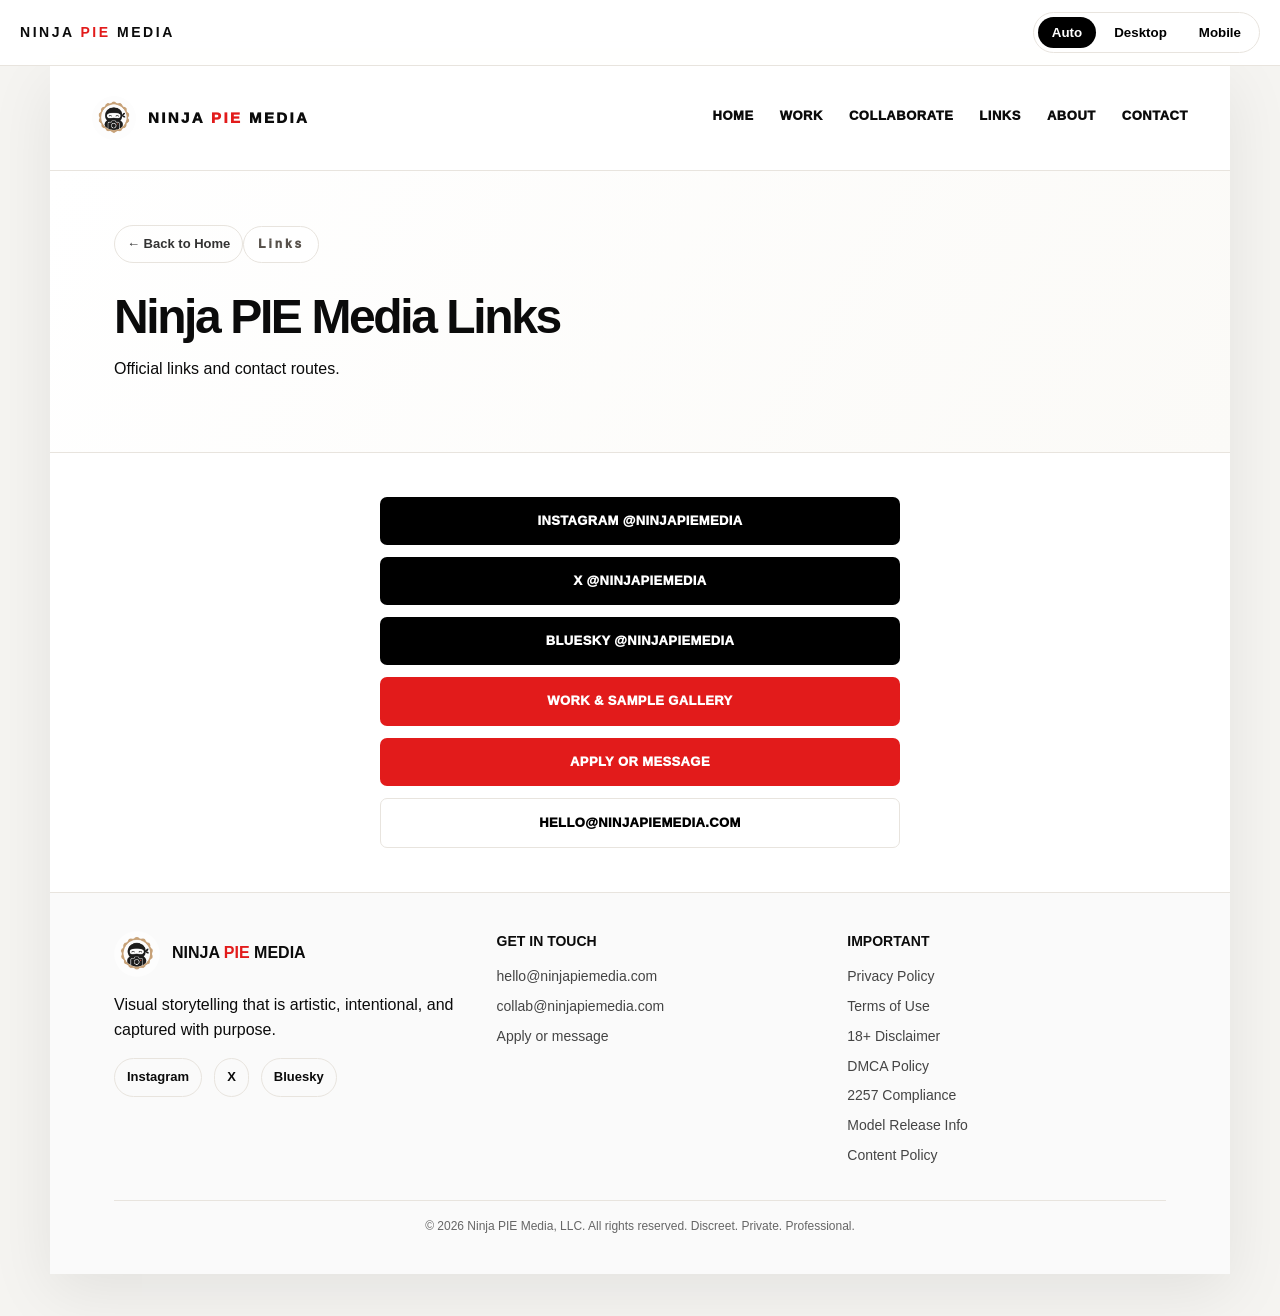
<file: links.html>
<!doctype html><html lang="en"><head><meta charset="utf-8"><meta name="viewport" content="width=device-width,initial-scale=1"><title>Links | Ninja PIE Media</title><meta name="description" content="Ninja PIE Media creates tasteful, professional visual storytelling, portraiture, and creator collaborations."><meta property="og:title" content="Links | Ninja PIE Media"><meta property="og:description" content="Visual storytelling captured with purpose."><meta property="og:image" content="/assets/social-preview.jpg"><meta property="og:type" content="website"><meta name="twitter:card" content="summary_large_image"><link rel="icon" href="/assets/favicon.png"><link rel="stylesheet" href="styles.css"></head><body><div class="top-toggle"><div class="toggle-inner"><a class="mini-brand" href="index.html">NINJA <span>PIE</span> MEDIA</a><div class="view-switch" aria-label="View switcher"><button data-view="auto">Auto</button><button data-view="desktop">Desktop</button><button data-view="mobile">Mobile</button></div></div></div><div class="site"><header class="nav"><a class="brand" href="index.html"><img src="assets/profile-logo.png" alt="Ninja PIE Media mark"><span class="brand-name">NINJA <span class="red">PIE</span> MEDIA</span></a><nav class="menu"><a href="index.html">HOME</a><a href="work.html">WORK</a><a href="collaborate.html">COLLABORATE</a><a href="links.html">LINKS</a><a href="about.html">ABOUT</a><a href="contact.html">CONTACT</a></nav><button class="hamb" type="button" aria-label="Open navigation menu" aria-expanded="false">☰</button></header><section class="page-hero"><a class="back-home" href="index.html">← Back to Home</a><span class="pill">Links</span><h1>Ninja PIE Media Links</h1><p>Official links and contact routes.</p></section><section class="section center"><div class="link-list"><a target="_blank" rel="noopener noreferrer" class="btn black" href="https://instagram.com/ninjapiemedia">Instagram @ninjapiemedia</a><a target="_blank" rel="noopener noreferrer" class="btn black" href="https://x.com/ninjapiemedia">X @ninjapiemedia</a><a target="_blank" rel="noopener noreferrer" class="btn black" href="https://bsky.app/profile/ninjapiemedia.bsky.social">Bluesky @ninjapiemedia</a><a class="btn" href="work.html">Work & Sample Gallery</a><a class="btn" href="collaborate.html">Apply or Message</a><a class="btn light" href="mailto:hello@ninjapiemedia.com">hello@ninjapiemedia.com</a></div></section><footer class="footer"><div class="footer-grid"><div><div class="footer-logo"><img src="assets/profile-logo.png" alt="Ninja PIE Media"><strong>NINJA <span class="red">PIE</span> MEDIA</strong></div><p>Visual storytelling that is artistic, intentional, and captured with purpose.</p><div class="socials"><a target="_blank" rel="noopener noreferrer" href="https://instagram.com/ninjapiemedia">Instagram</a><a target="_blank" rel="noopener noreferrer" href="https://x.com/ninjapiemedia">X</a><a target="_blank" rel="noopener noreferrer" href="https://bsky.app/profile/ninjapiemedia.bsky.social">Bluesky</a></div></div><div><h4>Get in touch</h4><ul><li><a href="mailto:hello@ninjapiemedia.com">hello@ninjapiemedia.com</a></li><li><a href="mailto:collab@ninjapiemedia.com">collab@ninjapiemedia.com</a></li><li><a href="collaborate.html">Apply or message</a></li></ul></div><div><h4>Important</h4><ul><li><a href="privacy.html">Privacy Policy</a></li><li><a href="terms.html">Terms of Use</a></li><li><a href="age.html">18+ Disclaimer</a></li><li><a href="dmca.html">DMCA Policy</a></li><li><a href="compliance.html">2257 Compliance</a></li><li><a href="release.html">Model Release Info</a></li><li><a href="content-policy.html">Content Policy</a></li></ul></div></div><div class="copyright">© 2026 Ninja PIE Media, LLC. All rights reserved. Discreet. Private. Professional.</div></footer></div><script src="script.js"></script></body></html>
</file>
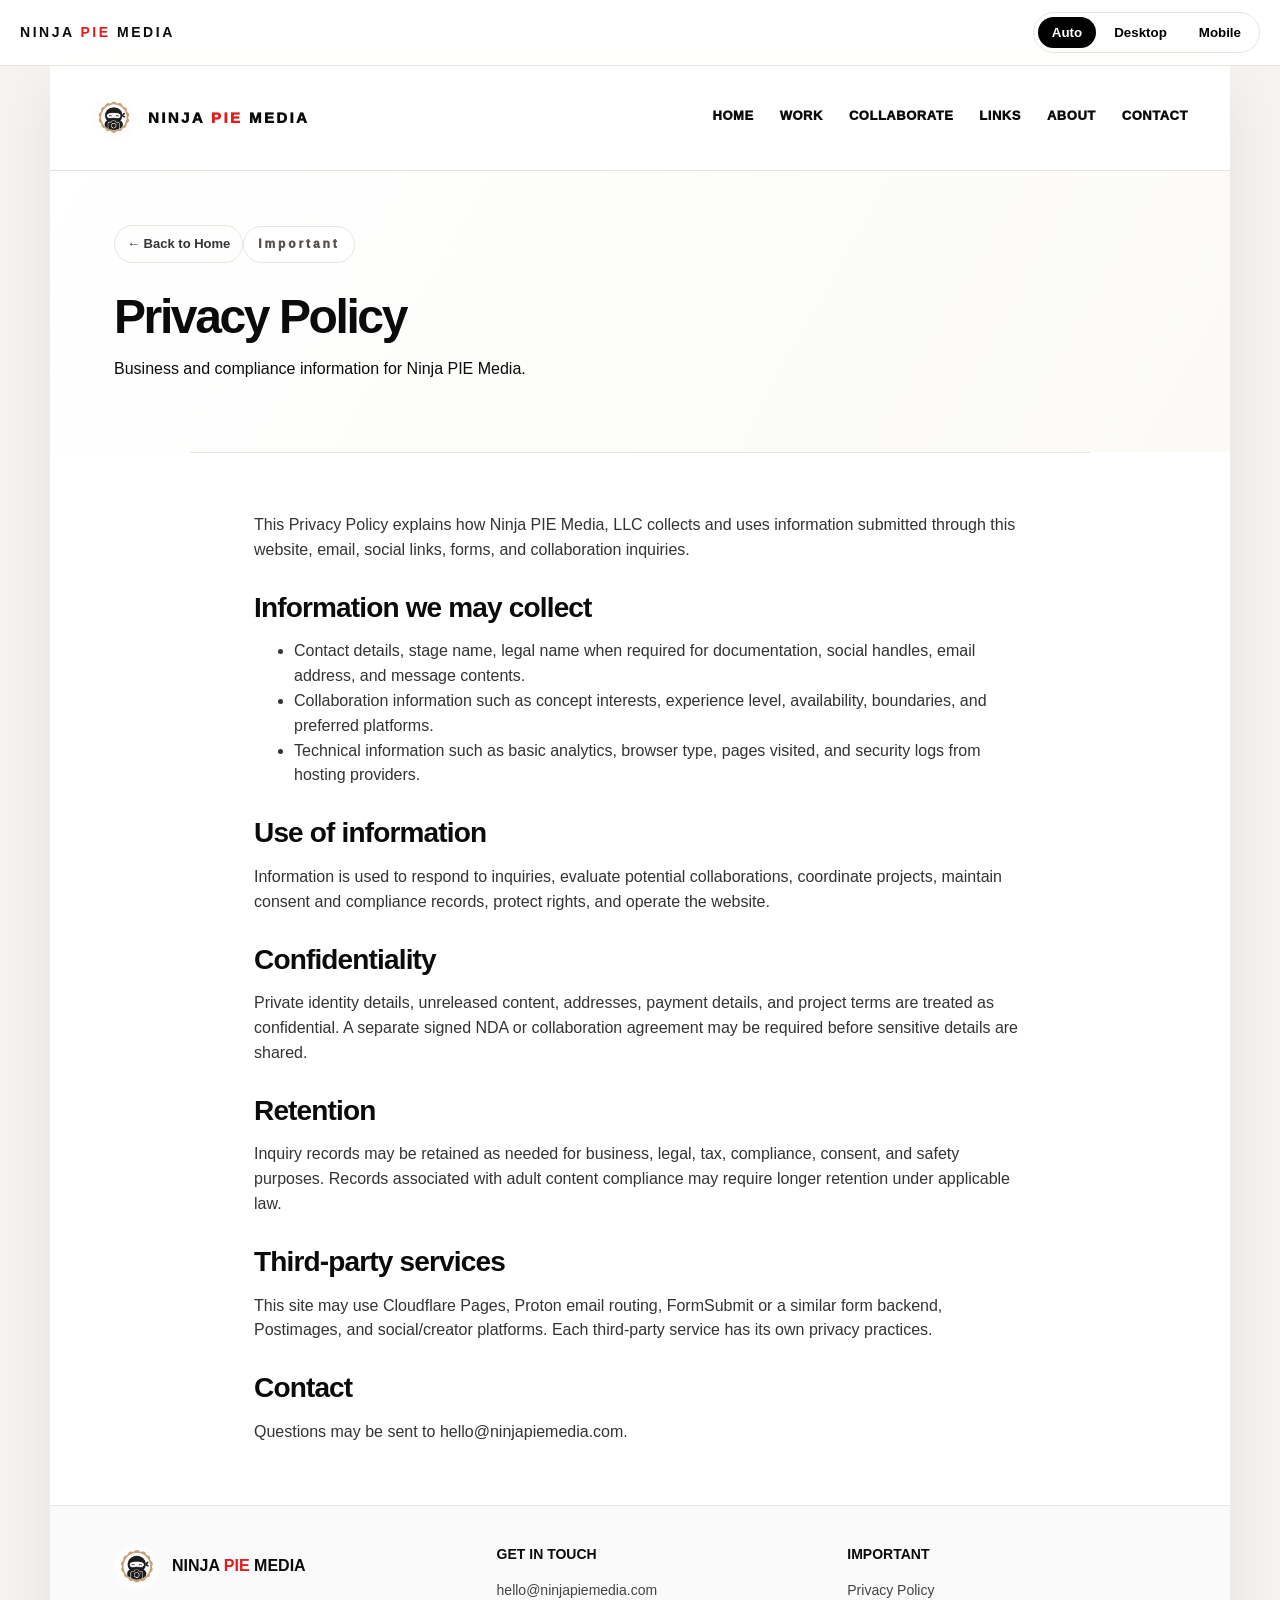
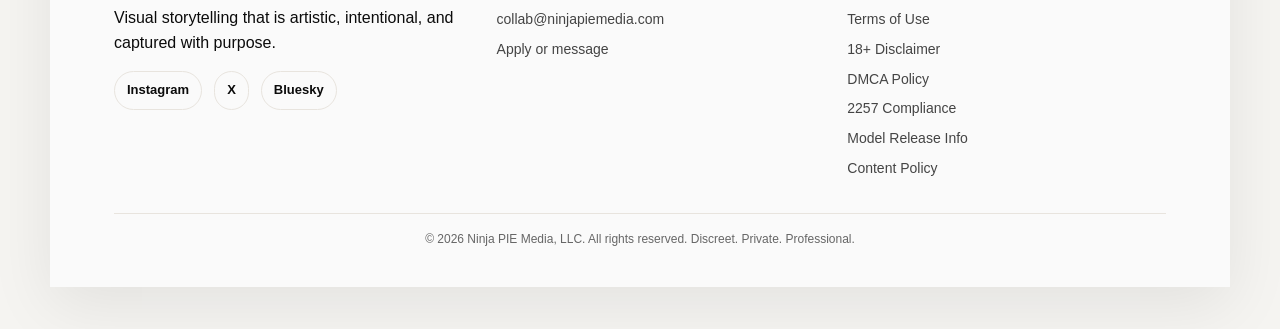
<file: privacy.html>
<!doctype html><html lang="en"><head><meta charset="utf-8"><meta name="viewport" content="width=device-width,initial-scale=1"><title>Privacy Policy | Ninja PIE Media</title><meta name="description" content="Ninja PIE Media creates tasteful, professional visual storytelling, portraiture, and creator collaborations."><meta property="og:title" content="Privacy Policy | Ninja PIE Media"><meta property="og:description" content="Visual storytelling captured with purpose."><meta property="og:image" content="/assets/social-preview.jpg"><meta property="og:type" content="website"><meta name="twitter:card" content="summary_large_image"><link rel="icon" href="/assets/favicon.png"><link rel="stylesheet" href="styles.css"></head><body><div class="top-toggle"><div class="toggle-inner"><a class="mini-brand" href="index.html">NINJA <span>PIE</span> MEDIA</a><div class="view-switch" aria-label="View switcher"><button data-view="auto">Auto</button><button data-view="desktop">Desktop</button><button data-view="mobile">Mobile</button></div></div></div><div class="site"><header class="nav"><a class="brand" href="index.html"><img src="assets/profile-logo.png" alt="Ninja PIE Media mark"><span class="brand-name">NINJA <span class="red">PIE</span> MEDIA</span></a><nav class="menu"><a href="index.html">HOME</a><a href="work.html">WORK</a><a href="collaborate.html">COLLABORATE</a><a href="links.html">LINKS</a><a href="about.html">ABOUT</a><a href="contact.html">CONTACT</a></nav><button class="hamb" type="button" aria-label="Open navigation menu" aria-expanded="false">☰</button></header><section class="page-hero"><a class="back-home" href="index.html">← Back to Home</a><span class="pill">Important</span><h1>Privacy Policy</h1><p>Business and compliance information for Ninja PIE Media.</p></section><section class="section legal"><p>This Privacy Policy explains how Ninja PIE Media, LLC collects and uses information submitted through this website, email, social links, forms, and collaboration inquiries.</p><h2>Information we may collect</h2><ul><li>Contact details, stage name, legal name when required for documentation, social handles, email address, and message contents.</li><li>Collaboration information such as concept interests, experience level, availability, boundaries, and preferred platforms.</li><li>Technical information such as basic analytics, browser type, pages visited, and security logs from hosting providers.</li></ul><h2>Use of information</h2><p>Information is used to respond to inquiries, evaluate potential collaborations, coordinate projects, maintain consent and compliance records, protect rights, and operate the website.</p><h2>Confidentiality</h2><p>Private identity details, unreleased content, addresses, payment details, and project terms are treated as confidential. A separate signed NDA or collaboration agreement may be required before sensitive details are shared.</p><h2>Retention</h2><p>Inquiry records may be retained as needed for business, legal, tax, compliance, consent, and safety purposes. Records associated with adult content compliance may require longer retention under applicable law.</p><h2>Third-party services</h2><p>This site may use Cloudflare Pages, Proton email routing, FormSubmit or a similar form backend, Postimages, and social/creator platforms. Each third-party service has its own privacy practices.</p><h2>Contact</h2><p>Questions may be sent to hello@ninjapiemedia.com.</p></section><footer class="footer"><div class="footer-grid"><div><div class="footer-logo"><img src="assets/profile-logo.png" alt="Ninja PIE Media"><strong>NINJA <span class="red">PIE</span> MEDIA</strong></div><p>Visual storytelling that is artistic, intentional, and captured with purpose.</p><div class="socials"><a target="_blank" rel="noopener noreferrer" href="https://instagram.com/ninjapiemedia">Instagram</a><a target="_blank" rel="noopener noreferrer" href="https://x.com/ninjapiemedia">X</a><a target="_blank" rel="noopener noreferrer" href="https://bsky.app/profile/ninjapiemedia.bsky.social">Bluesky</a></div></div><div><h4>Get in touch</h4><ul><li><a href="mailto:hello@ninjapiemedia.com">hello@ninjapiemedia.com</a></li><li><a href="mailto:collab@ninjapiemedia.com">collab@ninjapiemedia.com</a></li><li><a href="collaborate.html">Apply or message</a></li></ul></div><div><h4>Important</h4><ul><li><a href="privacy.html">Privacy Policy</a></li><li><a href="terms.html">Terms of Use</a></li><li><a href="age.html">18+ Disclaimer</a></li><li><a href="dmca.html">DMCA Policy</a></li><li><a href="compliance.html">2257 Compliance</a></li><li><a href="release.html">Model Release Info</a></li><li><a href="content-policy.html">Content Policy</a></li></ul></div></div><div class="copyright">© 2026 Ninja PIE Media, LLC. All rights reserved. Discreet. Private. Professional.</div></footer></div><script src="script.js"></script></body></html>
</file>
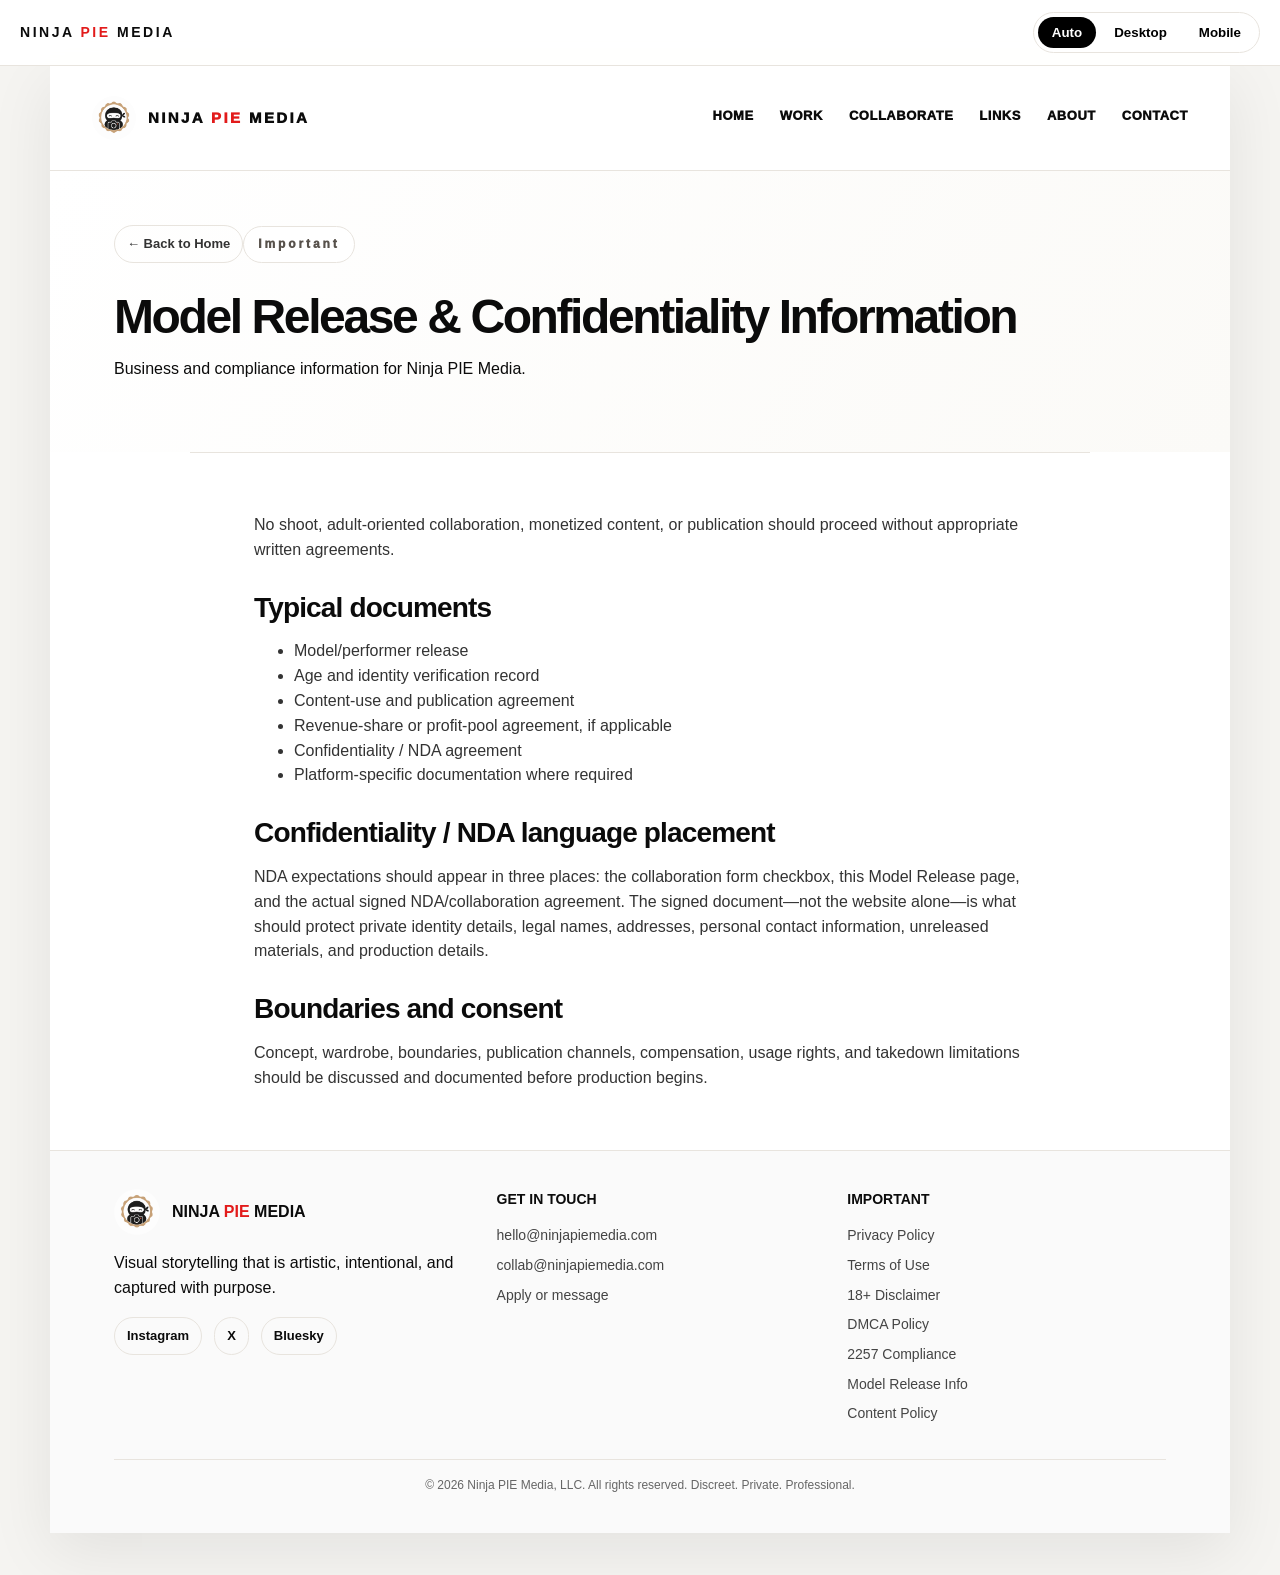
<file: release.html>
<!doctype html><html lang="en"><head><meta charset="utf-8"><meta name="viewport" content="width=device-width,initial-scale=1"><title>Model Release Info | Ninja PIE Media</title><meta name="description" content="Ninja PIE Media creates tasteful, professional visual storytelling, portraiture, and creator collaborations."><meta property="og:title" content="Model Release Info | Ninja PIE Media"><meta property="og:description" content="Visual storytelling captured with purpose."><meta property="og:image" content="/assets/social-preview.jpg"><meta property="og:type" content="website"><meta name="twitter:card" content="summary_large_image"><link rel="icon" href="/assets/favicon.png"><link rel="stylesheet" href="styles.css"></head><body><div class="top-toggle"><div class="toggle-inner"><a class="mini-brand" href="index.html">NINJA <span>PIE</span> MEDIA</a><div class="view-switch" aria-label="View switcher"><button data-view="auto">Auto</button><button data-view="desktop">Desktop</button><button data-view="mobile">Mobile</button></div></div></div><div class="site"><header class="nav"><a class="brand" href="index.html"><img src="assets/profile-logo.png" alt="Ninja PIE Media mark"><span class="brand-name">NINJA <span class="red">PIE</span> MEDIA</span></a><nav class="menu"><a href="index.html">HOME</a><a href="work.html">WORK</a><a href="collaborate.html">COLLABORATE</a><a href="links.html">LINKS</a><a href="about.html">ABOUT</a><a href="contact.html">CONTACT</a></nav><button class="hamb" type="button" aria-label="Open navigation menu" aria-expanded="false">☰</button></header><section class="page-hero"><a class="back-home" href="index.html">← Back to Home</a><span class="pill">Important</span><h1>Model Release & Confidentiality Information</h1><p>Business and compliance information for Ninja PIE Media.</p></section><section class="section legal"><p>No shoot, adult-oriented collaboration, monetized content, or publication should proceed without appropriate written agreements.</p><h2>Typical documents</h2><ul><li>Model/performer release</li><li>Age and identity verification record</li><li>Content-use and publication agreement</li><li>Revenue-share or profit-pool agreement, if applicable</li><li>Confidentiality / NDA agreement</li><li>Platform-specific documentation where required</li></ul><h2>Confidentiality / NDA language placement</h2><p>NDA expectations should appear in three places: the collaboration form checkbox, this Model Release page, and the actual signed NDA/collaboration agreement. The signed document—not the website alone—is what should protect private identity details, legal names, addresses, personal contact information, unreleased materials, and production details.</p><h2>Boundaries and consent</h2><p>Concept, wardrobe, boundaries, publication channels, compensation, usage rights, and takedown limitations should be discussed and documented before production begins.</p></section><footer class="footer"><div class="footer-grid"><div><div class="footer-logo"><img src="assets/profile-logo.png" alt="Ninja PIE Media"><strong>NINJA <span class="red">PIE</span> MEDIA</strong></div><p>Visual storytelling that is artistic, intentional, and captured with purpose.</p><div class="socials"><a target="_blank" rel="noopener noreferrer" href="https://instagram.com/ninjapiemedia">Instagram</a><a target="_blank" rel="noopener noreferrer" href="https://x.com/ninjapiemedia">X</a><a target="_blank" rel="noopener noreferrer" href="https://bsky.app/profile/ninjapiemedia.bsky.social">Bluesky</a></div></div><div><h4>Get in touch</h4><ul><li><a href="mailto:hello@ninjapiemedia.com">hello@ninjapiemedia.com</a></li><li><a href="mailto:collab@ninjapiemedia.com">collab@ninjapiemedia.com</a></li><li><a href="collaborate.html">Apply or message</a></li></ul></div><div><h4>Important</h4><ul><li><a href="privacy.html">Privacy Policy</a></li><li><a href="terms.html">Terms of Use</a></li><li><a href="age.html">18+ Disclaimer</a></li><li><a href="dmca.html">DMCA Policy</a></li><li><a href="compliance.html">2257 Compliance</a></li><li><a href="release.html">Model Release Info</a></li><li><a href="content-policy.html">Content Policy</a></li></ul></div></div><div class="copyright">© 2026 Ninja PIE Media, LLC. All rights reserved. Discreet. Private. Professional.</div></footer></div><script src="script.js"></script></body></html>
</file>
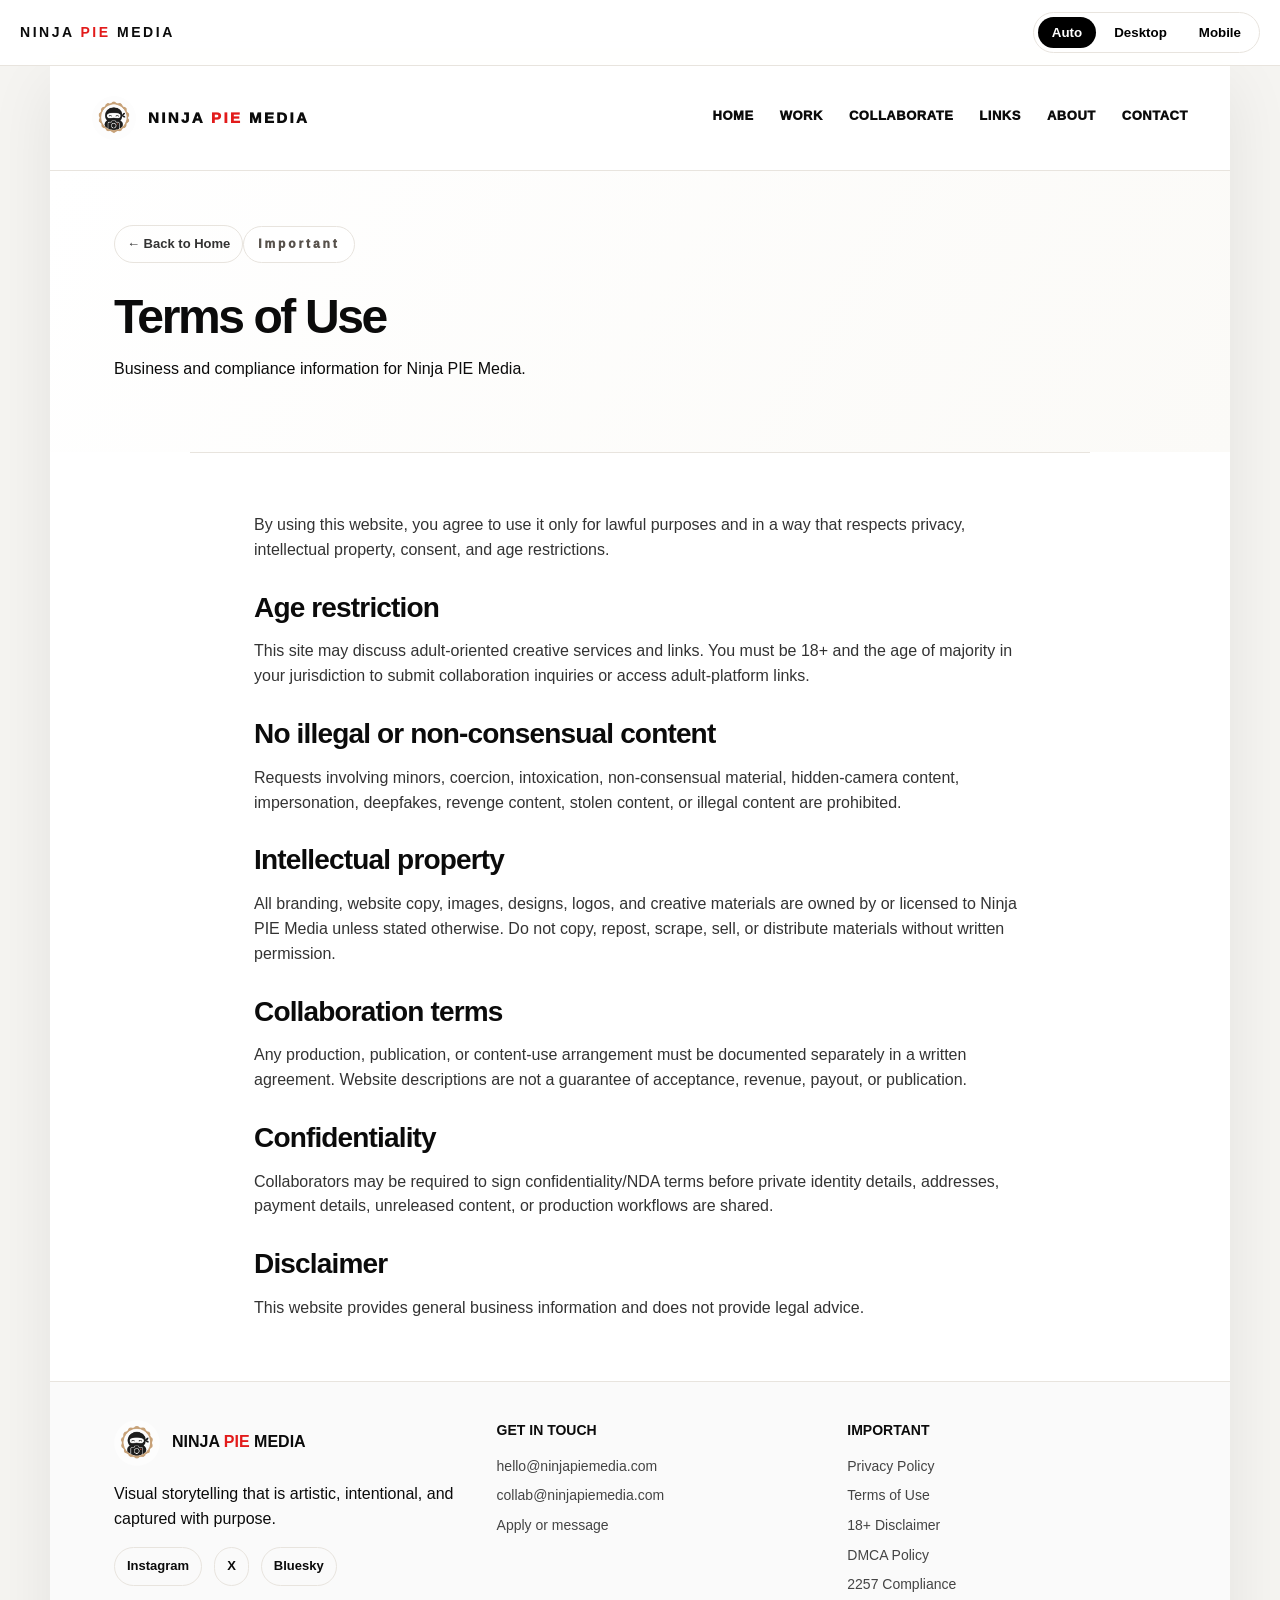
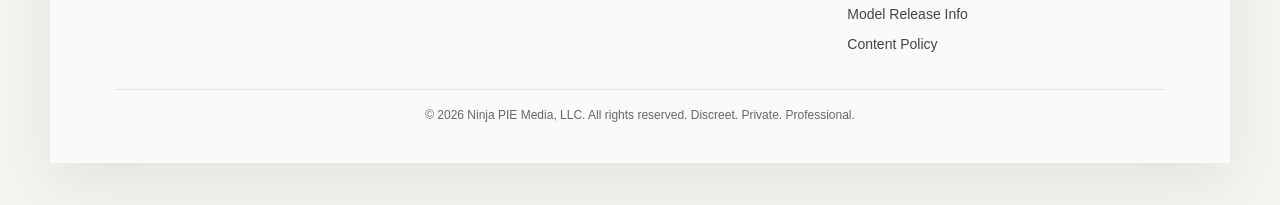
<file: terms.html>
<!doctype html><html lang="en"><head><meta charset="utf-8"><meta name="viewport" content="width=device-width,initial-scale=1"><title>Terms of Use | Ninja PIE Media</title><meta name="description" content="Ninja PIE Media creates tasteful, professional visual storytelling, portraiture, and creator collaborations."><meta property="og:title" content="Terms of Use | Ninja PIE Media"><meta property="og:description" content="Visual storytelling captured with purpose."><meta property="og:image" content="/assets/social-preview.jpg"><meta property="og:type" content="website"><meta name="twitter:card" content="summary_large_image"><link rel="icon" href="/assets/favicon.png"><link rel="stylesheet" href="styles.css"></head><body><div class="top-toggle"><div class="toggle-inner"><a class="mini-brand" href="index.html">NINJA <span>PIE</span> MEDIA</a><div class="view-switch" aria-label="View switcher"><button data-view="auto">Auto</button><button data-view="desktop">Desktop</button><button data-view="mobile">Mobile</button></div></div></div><div class="site"><header class="nav"><a class="brand" href="index.html"><img src="assets/profile-logo.png" alt="Ninja PIE Media mark"><span class="brand-name">NINJA <span class="red">PIE</span> MEDIA</span></a><nav class="menu"><a href="index.html">HOME</a><a href="work.html">WORK</a><a href="collaborate.html">COLLABORATE</a><a href="links.html">LINKS</a><a href="about.html">ABOUT</a><a href="contact.html">CONTACT</a></nav><button class="hamb" type="button" aria-label="Open navigation menu" aria-expanded="false">☰</button></header><section class="page-hero"><a class="back-home" href="index.html">← Back to Home</a><span class="pill">Important</span><h1>Terms of Use</h1><p>Business and compliance information for Ninja PIE Media.</p></section><section class="section legal"><p>By using this website, you agree to use it only for lawful purposes and in a way that respects privacy, intellectual property, consent, and age restrictions.</p><h2>Age restriction</h2><p>This site may discuss adult-oriented creative services and links. You must be 18+ and the age of majority in your jurisdiction to submit collaboration inquiries or access adult-platform links.</p><h2>No illegal or non-consensual content</h2><p>Requests involving minors, coercion, intoxication, non-consensual material, hidden-camera content, impersonation, deepfakes, revenge content, stolen content, or illegal content are prohibited.</p><h2>Intellectual property</h2><p>All branding, website copy, images, designs, logos, and creative materials are owned by or licensed to Ninja PIE Media unless stated otherwise. Do not copy, repost, scrape, sell, or distribute materials without written permission.</p><h2>Collaboration terms</h2><p>Any production, publication, or content-use arrangement must be documented separately in a written agreement. Website descriptions are not a guarantee of acceptance, revenue, payout, or publication.</p><h2>Confidentiality</h2><p>Collaborators may be required to sign confidentiality/NDA terms before private identity details, addresses, payment details, unreleased content, or production workflows are shared.</p><h2>Disclaimer</h2><p>This website provides general business information and does not provide legal advice.</p></section><footer class="footer"><div class="footer-grid"><div><div class="footer-logo"><img src="assets/profile-logo.png" alt="Ninja PIE Media"><strong>NINJA <span class="red">PIE</span> MEDIA</strong></div><p>Visual storytelling that is artistic, intentional, and captured with purpose.</p><div class="socials"><a target="_blank" rel="noopener noreferrer" href="https://instagram.com/ninjapiemedia">Instagram</a><a target="_blank" rel="noopener noreferrer" href="https://x.com/ninjapiemedia">X</a><a target="_blank" rel="noopener noreferrer" href="https://bsky.app/profile/ninjapiemedia.bsky.social">Bluesky</a></div></div><div><h4>Get in touch</h4><ul><li><a href="mailto:hello@ninjapiemedia.com">hello@ninjapiemedia.com</a></li><li><a href="mailto:collab@ninjapiemedia.com">collab@ninjapiemedia.com</a></li><li><a href="collaborate.html">Apply or message</a></li></ul></div><div><h4>Important</h4><ul><li><a href="privacy.html">Privacy Policy</a></li><li><a href="terms.html">Terms of Use</a></li><li><a href="age.html">18+ Disclaimer</a></li><li><a href="dmca.html">DMCA Policy</a></li><li><a href="compliance.html">2257 Compliance</a></li><li><a href="release.html">Model Release Info</a></li><li><a href="content-policy.html">Content Policy</a></li></ul></div></div><div class="copyright">© 2026 Ninja PIE Media, LLC. All rights reserved. Discreet. Private. Professional.</div></footer></div><script src="script.js"></script></body></html>
</file>
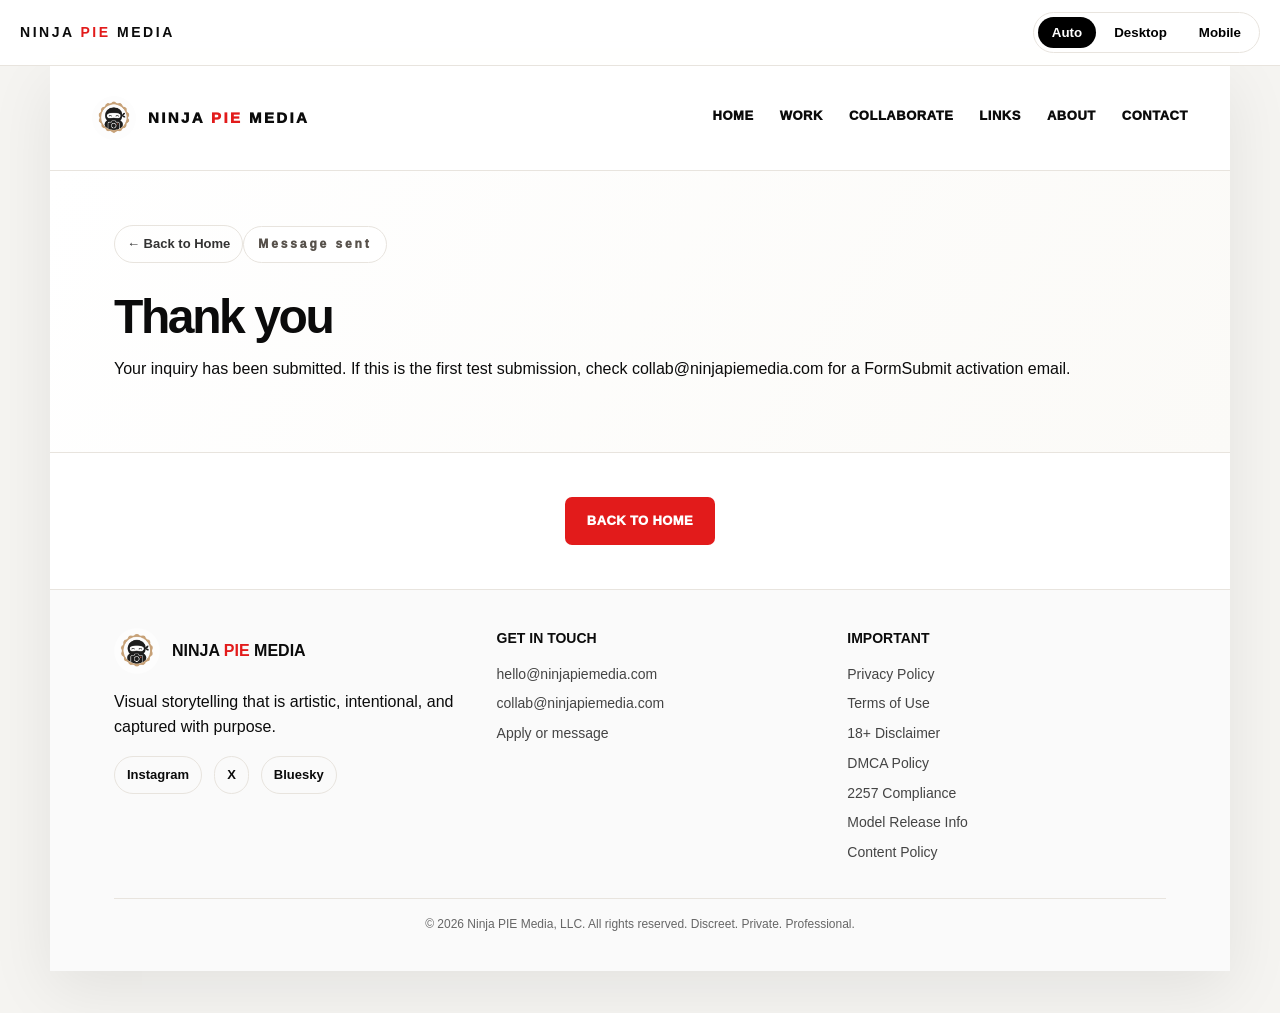
<file: thank-you.html>
<!doctype html><html lang="en"><head><meta charset="utf-8"><meta name="viewport" content="width=device-width,initial-scale=1"><title>Thank You | Ninja PIE Media</title><meta name="description" content="Ninja PIE Media creates tasteful, professional visual storytelling, portraiture, and creator collaborations."><meta property="og:title" content="Thank You | Ninja PIE Media"><meta property="og:description" content="Visual storytelling captured with purpose."><meta property="og:image" content="/assets/social-preview.jpg"><meta property="og:type" content="website"><meta name="twitter:card" content="summary_large_image"><link rel="icon" href="/assets/favicon.png"><link rel="stylesheet" href="styles.css"></head><body><div class="top-toggle"><div class="toggle-inner"><a class="mini-brand" href="index.html">NINJA <span>PIE</span> MEDIA</a><div class="view-switch" aria-label="View switcher"><button data-view="auto">Auto</button><button data-view="desktop">Desktop</button><button data-view="mobile">Mobile</button></div></div></div><div class="site"><header class="nav"><a class="brand" href="index.html"><img src="assets/profile-logo.png" alt="Ninja PIE Media mark"><span class="brand-name">NINJA <span class="red">PIE</span> MEDIA</span></a><nav class="menu"><a href="index.html">HOME</a><a href="work.html">WORK</a><a href="collaborate.html">COLLABORATE</a><a href="links.html">LINKS</a><a href="about.html">ABOUT</a><a href="contact.html">CONTACT</a></nav><button class="hamb" type="button" aria-label="Open navigation menu" aria-expanded="false">☰</button></header><section class="page-hero"><a class="back-home" href="index.html">← Back to Home</a><span class="pill">Message sent</span><h1>Thank you</h1><p>Your inquiry has been submitted. If this is the first test submission, check collab@ninjapiemedia.com for a FormSubmit activation email.</p></section><section class="section center"><a class="btn" href="index.html">Back to Home</a></section><footer class="footer"><div class="footer-grid"><div><div class="footer-logo"><img src="assets/profile-logo.png" alt="Ninja PIE Media"><strong>NINJA <span class="red">PIE</span> MEDIA</strong></div><p>Visual storytelling that is artistic, intentional, and captured with purpose.</p><div class="socials"><a target="_blank" rel="noopener noreferrer" href="https://instagram.com/ninjapiemedia">Instagram</a><a target="_blank" rel="noopener noreferrer" href="https://x.com/ninjapiemedia">X</a><a target="_blank" rel="noopener noreferrer" href="https://bsky.app/profile/ninjapiemedia.bsky.social">Bluesky</a></div></div><div><h4>Get in touch</h4><ul><li><a href="mailto:hello@ninjapiemedia.com">hello@ninjapiemedia.com</a></li><li><a href="mailto:collab@ninjapiemedia.com">collab@ninjapiemedia.com</a></li><li><a href="collaborate.html">Apply or message</a></li></ul></div><div><h4>Important</h4><ul><li><a href="privacy.html">Privacy Policy</a></li><li><a href="terms.html">Terms of Use</a></li><li><a href="age.html">18+ Disclaimer</a></li><li><a href="dmca.html">DMCA Policy</a></li><li><a href="compliance.html">2257 Compliance</a></li><li><a href="release.html">Model Release Info</a></li><li><a href="content-policy.html">Content Policy</a></li></ul></div></div><div class="copyright">© 2026 Ninja PIE Media, LLC. All rights reserved. Discreet. Private. Professional.</div></footer></div><script src="script.js"></script></body></html>
</file>
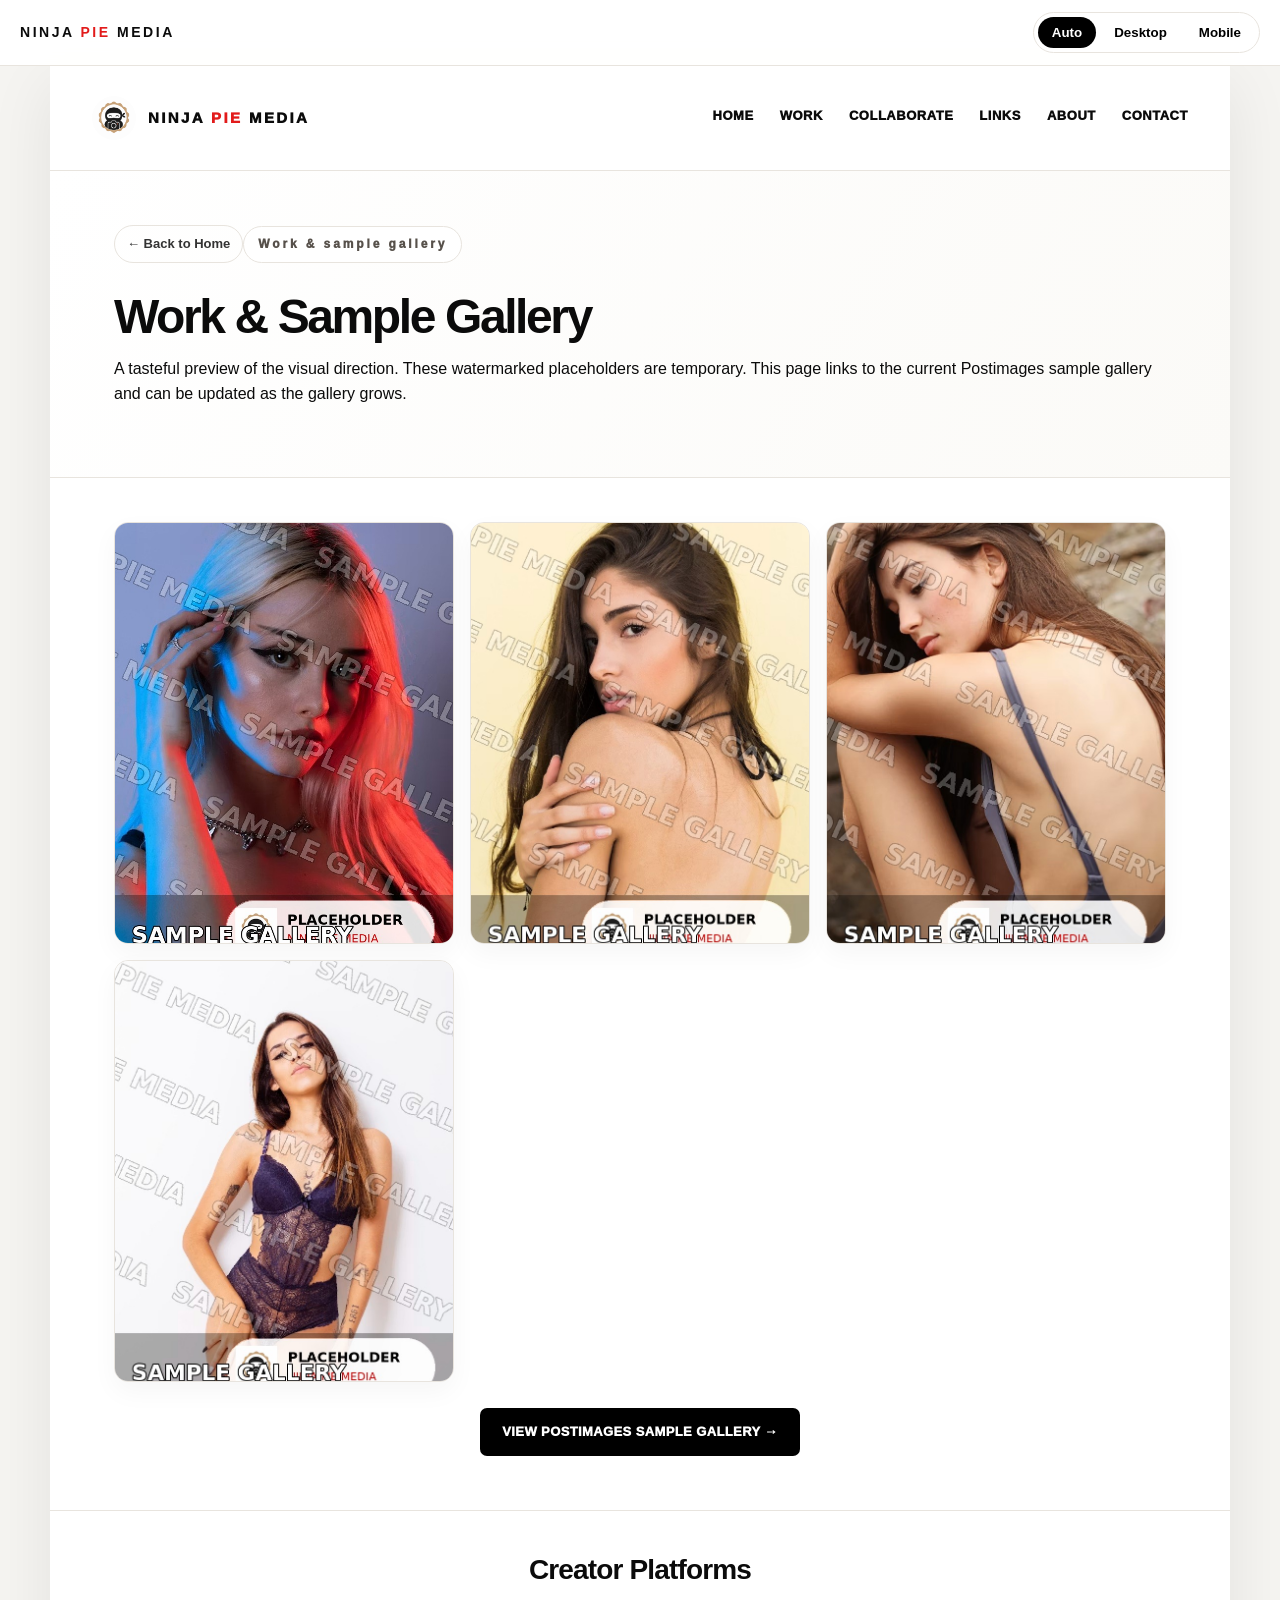
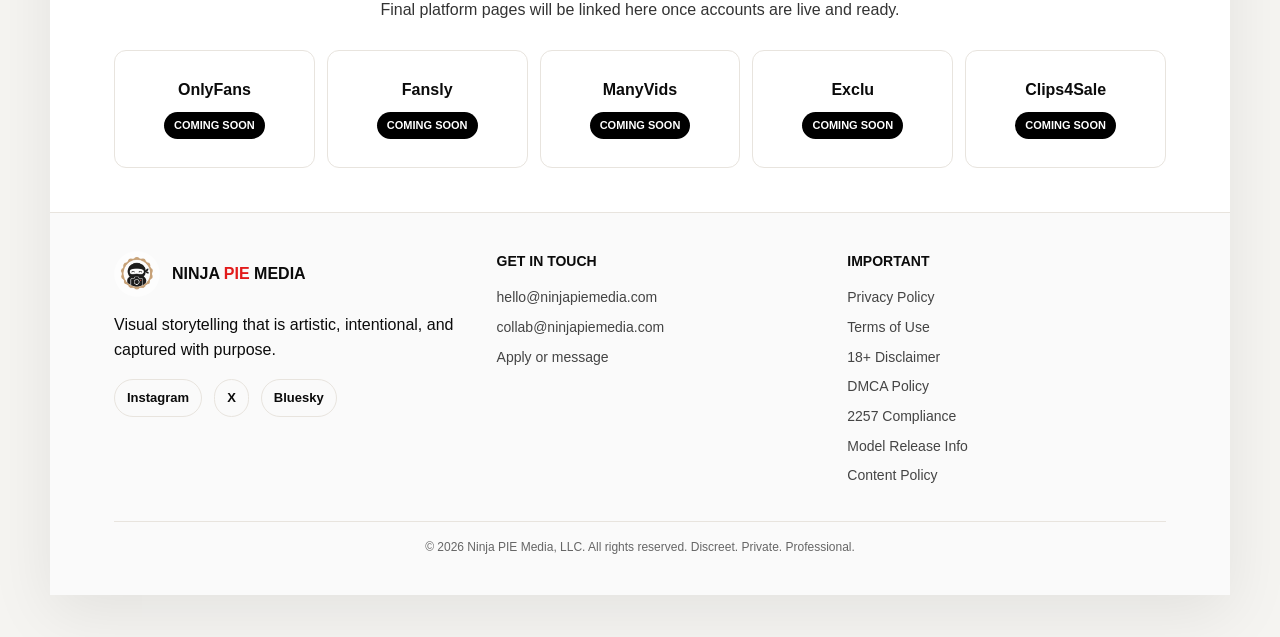
<file: work.html>
<!doctype html><html lang="en"><head><meta charset="utf-8"><meta name="viewport" content="width=device-width,initial-scale=1"><title>Work & Sample Gallery | Ninja PIE Media</title><meta name="description" content="Ninja PIE Media creates tasteful, professional visual storytelling, portraiture, and creator collaborations."><meta property="og:title" content="Work & Sample Gallery | Ninja PIE Media"><meta property="og:description" content="Visual storytelling captured with purpose."><meta property="og:image" content="/assets/social-preview.jpg"><meta property="og:type" content="website"><meta name="twitter:card" content="summary_large_image"><link rel="icon" href="/assets/favicon.png"><link rel="stylesheet" href="styles.css"></head><body><div class="top-toggle"><div class="toggle-inner"><a class="mini-brand" href="index.html">NINJA <span>PIE</span> MEDIA</a><div class="view-switch" aria-label="View switcher"><button data-view="auto">Auto</button><button data-view="desktop">Desktop</button><button data-view="mobile">Mobile</button></div></div></div><div class="site"><header class="nav"><a class="brand" href="index.html"><img src="assets/profile-logo.png" alt="Ninja PIE Media mark"><span class="brand-name">NINJA <span class="red">PIE</span> MEDIA</span></a><nav class="menu"><a href="index.html">HOME</a><a href="work.html">WORK</a><a href="collaborate.html">COLLABORATE</a><a href="links.html">LINKS</a><a href="about.html">ABOUT</a><a href="contact.html">CONTACT</a></nav><button class="hamb" type="button" aria-label="Open navigation menu" aria-expanded="false">☰</button></header><section class="page-hero"><a class="back-home" href="index.html">← Back to Home</a><span class="pill">Work & sample gallery</span><h1>Work & Sample Gallery</h1><p>A tasteful preview of the visual direction. These watermarked placeholders are temporary. This page links to the current Postimages sample gallery and can be updated as the gallery grows.</p></section><section class="section"><div class="gallery gallery-clean">
  <a class="gallery-image-card" target="_blank" rel="noopener noreferrer" href="https://postimg.cc/gallery/F4vBqVW/612a1c24"><img src="assets/gallery-placeholder-1.jpg" alt="Watermarked sample gallery placeholder 1"></a>
  <a class="gallery-image-card" target="_blank" rel="noopener noreferrer" href="https://postimg.cc/gallery/F4vBqVW/612a1c24"><img src="assets/gallery-placeholder-2.jpg" alt="Watermarked sample gallery placeholder 2"></a>
  <a class="gallery-image-card" target="_blank" rel="noopener noreferrer" href="https://postimg.cc/gallery/F4vBqVW/612a1c24"><img src="assets/gallery-placeholder-3.jpg" alt="Watermarked sample gallery placeholder 3"></a>
  <a class="gallery-image-card" target="_blank" rel="noopener noreferrer" href="https://postimg.cc/gallery/F4vBqVW/612a1c24"><img src="assets/gallery-placeholder-4.jpg" alt="Watermarked sample gallery placeholder 4"></a>
</div><div class="cta-row center-row"><a target="_blank" rel="noopener noreferrer" class="btn black" href="https://postimg.cc/gallery/F4vBqVW/612a1c24">View Postimages Sample Gallery →</a></div></section><section class="section center"><h2>Creator Platforms</h2><p class="section-intro">Final platform pages will be linked here once accounts are live and ready.</p><div class="platforms"><div class="platform"><strong>OnlyFans</strong><span class="coming">Coming soon</span></div><div class="platform"><strong>Fansly</strong><span class="coming">Coming soon</span></div><div class="platform"><strong>ManyVids</strong><span class="coming">Coming soon</span></div><div class="platform"><strong>Exclu</strong><span class="coming">Coming soon</span></div><div class="platform"><strong>Clips4Sale</strong><span class="coming">Coming soon</span></div></div></section><footer class="footer"><div class="footer-grid"><div><div class="footer-logo"><img src="assets/profile-logo.png" alt="Ninja PIE Media"><strong>NINJA <span class="red">PIE</span> MEDIA</strong></div><p>Visual storytelling that is artistic, intentional, and captured with purpose.</p><div class="socials"><a target="_blank" rel="noopener noreferrer" href="https://instagram.com/ninjapiemedia">Instagram</a><a target="_blank" rel="noopener noreferrer" href="https://x.com/ninjapiemedia">X</a><a target="_blank" rel="noopener noreferrer" href="https://bsky.app/profile/ninjapiemedia.bsky.social">Bluesky</a></div></div><div><h4>Get in touch</h4><ul><li><a href="mailto:hello@ninjapiemedia.com">hello@ninjapiemedia.com</a></li><li><a href="mailto:collab@ninjapiemedia.com">collab@ninjapiemedia.com</a></li><li><a href="collaborate.html">Apply or message</a></li></ul></div><div><h4>Important</h4><ul><li><a href="privacy.html">Privacy Policy</a></li><li><a href="terms.html">Terms of Use</a></li><li><a href="age.html">18+ Disclaimer</a></li><li><a href="dmca.html">DMCA Policy</a></li><li><a href="compliance.html">2257 Compliance</a></li><li><a href="release.html">Model Release Info</a></li><li><a href="content-policy.html">Content Policy</a></li></ul></div></div><div class="copyright">© 2026 Ninja PIE Media, LLC. All rights reserved. Discreet. Private. Professional.</div></footer></div><script src="script.js"></script></body></html>
</file>
<file: styles.css>
:root{--bg:#f5f4f1;--paper:#fff;--ink:#0b0b0b;--muted:#5f5f5f;--line:#e8e4de;--red:#e21b1b;--gold:#c4a071;--soft:#faf9f7;--shadow:0 18px 60px rgba(0,0,0,.08)}
*{box-sizing:border-box}html{scroll-behavior:smooth}body{margin:0;background:var(--bg);color:var(--ink);font-family:Inter,Arial,Helvetica,sans-serif;line-height:1.55}a{color:inherit;text-decoration:none}img{max-width:100%;display:block}.top-toggle{position:sticky;top:0;z-index:50;background:rgba(255,255,255,.94);border-bottom:1px solid var(--line);backdrop-filter:blur(12px)}.toggle-inner{max-width:1320px;margin:auto;padding:12px 20px;display:flex;align-items:center;justify-content:space-between}.mini-brand{font-weight:900;letter-spacing:.18em;font-size:14px}.mini-brand span,.red{color:var(--red)}.view-switch{display:flex;gap:4px;border:1px solid var(--line);border-radius:999px;padding:4px;background:#fff}.view-switch button{border:0;background:transparent;border-radius:999px;padding:8px 14px;font-weight:800;cursor:pointer}.view-switch button.active{background:#000;color:#fff}.site{max-width:1180px;margin:0 auto 42px;background:var(--paper);box-shadow:var(--shadow);overflow:hidden}.site.mobile{max-width:430px}.nav{display:flex;align-items:center;justify-content:space-between;padding:30px 42px;position:relative}.brand{display:flex;gap:12px;align-items:center}.brand img{width:44px;height:44px;border-radius:50%;object-fit:cover}.brand-name{font-size:15px;font-weight:950;letter-spacing:.16em;white-space:nowrap}.menu{display:flex;gap:26px;align-items:center;font-size:13px;font-weight:950;letter-spacing:.04em}.menu a{padding:8px 0;border-bottom:3px solid transparent}.menu a.active,.menu a:hover{color:var(--red);border-color:var(--red)}.hamb{display:none;font-size:28px;cursor:pointer;line-height:1;border:1px solid transparent;border-radius:8px;padding:6px 8px;background:#fff;color:#000;-webkit-appearance:none;appearance:none;touch-action:manipulation;position:relative;z-index:100}.hamb:hover,.hamb:focus{border-color:var(--line);background:#fff;outline:none}.hero{display:grid;grid-template-columns:1fr 1fr;gap:40px;align-items:center;padding:58px 64px 66px}.pill{display:inline-block;border:1px solid var(--line);border-radius:999px;padding:8px 14px;color:#57514b;background:#fff;font-size:12px;font-weight:950;letter-spacing:.24em}.hero h1{font-size:58px;line-height:.94;margin:28px 0 20px;letter-spacing:-.06em}.hero p{max-width:430px;font-size:18px}.hero-img img{border-radius:22px;filter:contrast(1.03) saturate(.9)}.cta-row{display:flex;gap:14px;flex-wrap:wrap;margin:26px 0 10px}.center-row{justify-content:center}.btn{display:inline-flex;align-items:center;justify-content:center;gap:10px;background:var(--red);color:#fff;border-radius:7px;padding:14px 22px;font-size:13px;font-weight:950;text-transform:uppercase;letter-spacing:.03em;border:0;cursor:pointer}.btn.black{background:#000}.btn.light{background:#fff;color:#000;border:1px solid var(--line)}.small-note{color:var(--muted);font-size:14px}.section{padding:44px 64px;border-top:1px solid var(--line)}.section.center{text-align:center}.section h2{font-size:28px;line-height:1.1;margin:0 0 12px;letter-spacing:-.03em}.section-intro{max-width:720px;margin:0 auto 28px;color:#333}.values{display:grid;grid-template-columns:repeat(3,1fr);gap:24px;margin-top:34px}.value{display:grid;grid-template-columns:58px 1fr;gap:16px;text-align:left;border-left:1px solid var(--line);padding-left:24px}.value:first-child{border-left:0}.icon{font-size:34px;line-height:1}.value h3,.card h3,.step h3{font-size:13px;text-transform:uppercase;letter-spacing:.04em;margin:0 0 7px}.value p,.card p,.step p{color:#3e3e3e;margin:0;font-size:14px}.cards{display:grid;grid-template-columns:repeat(4,1fr);gap:18px;margin-top:28px}.cards.two{grid-template-columns:repeat(2,1fr);max-width:920px;margin-left:auto;margin-right:auto}.card{background:#fff;border:1px solid var(--line);border-radius:14px;padding:16px;box-shadow:0 10px 26px rgba(0,0,0,.04);overflow:hidden;text-align:left}.card img{height:240px;width:100%;object-fit:contain;border-radius:10px;background:#fff;image-rendering:auto}.cards.two .card img{height:300px}.card .cap{border-top:2px solid var(--red);margin-top:16px;padding-top:14px}.collab-note{margin:22px auto 0;max-width:820px;text-align:left;background:#fff8ef;border:1px solid #edd7bd;border-left:4px solid var(--gold);padding:16px;border-radius:12px}.steps{display:grid;grid-template-columns:repeat(3,1fr);gap:18px;margin-top:28px}.step{border:1px solid var(--line);border-radius:14px;padding:18px;background:#fff;text-align:center}.steps.visual .step img{height:190px;width:100%;object-fit:contain;margin:0 auto 14px;border-radius:10px;background:#fff}.footer{padding:38px 64px;background:#fafafa;border-top:1px solid var(--line)}.footer-grid{display:grid;grid-template-columns:1.1fr 1fr 1fr;gap:32px}.footer-logo{display:flex;gap:12px;align-items:center}.footer-logo img{width:46px;height:46px;border-radius:50%}.footer h4{margin:0 0 14px;font-size:14px;text-transform:uppercase}.footer ul{list-style:none;padding:0;margin:0}.footer li{margin:8px 0;color:#444;font-size:14px}.socials{display:flex;gap:12px;flex-wrap:wrap;margin-top:14px}.socials a{border:1px solid var(--line);border-radius:999px;padding:8px 12px;font-size:13px;font-weight:800}.copyright{margin-top:26px;padding-top:16px;border-top:1px solid var(--line);text-align:center;color:#666;font-size:12px}.page-hero{padding:54px 64px;background:linear-gradient(120deg,#fff,#fbfaf7);border-top:1px solid var(--line)}.page-hero h1{font-size:48px;letter-spacing:-.05em;line-height:1;margin:12px 0}.back-home{display:inline-flex;margin-bottom:18px;color:#333;border:1px solid var(--line);border-radius:999px;padding:8px 12px;font-weight:850;font-size:13px}.grid-2{display:grid;grid-template-columns:1fr 1fr;gap:28px;align-items:start}.page-art{border-radius:14px;border:1px solid var(--line);background:#fff}.legal{max-width:900px;margin:auto}.legal h2{margin-top:30px}.legal p,.legal li{color:#333}.notice{background:#fff6f6;border:1px solid #ffd0d0;border-left:4px solid var(--red);padding:16px;border-radius:10px;margin:18px 0}.form{display:grid;gap:14px;background:#fff;border:1px solid var(--line);border-radius:14px;padding:22px}.form label{font-weight:850;font-size:13px}.form input,.form select,.form textarea{width:100%;border:1px solid var(--line);border-radius:8px;padding:12px;font:inherit;background:#fff}.form textarea{min-height:130px}.check{display:flex;gap:10px;align-items:flex-start;font-size:13px;color:#333}.check input{width:auto;margin-top:5px}.platforms{display:grid;grid-template-columns:repeat(5,1fr);gap:12px}.platform{border:1px solid var(--line);border-radius:12px;padding:18px;background:#fff;text-align:center}.coming{display:inline-block;margin-top:10px;background:#000;color:#fff;border-radius:999px;padding:5px 10px;font-size:11px;font-weight:900;text-transform:uppercase}.gallery{display:grid;grid-template-columns:repeat(3,1fr);gap:16px}.gallery .card img{height:360px;object-fit:cover;object-position:center center}.link-list{display:grid;gap:12px;max-width:520px;margin:0 auto}.site.mobile .nav{padding:22px 20px}.site.mobile .menu{display:none}.site.mobile .hamb{display:block}.site.mobile .hero{display:block;padding:34px 24px 44px}.site.mobile .hero h1{font-size:42px}.site.mobile .hero p{font-size:16px}.site.mobile .section,.site.mobile .page-hero,.site.mobile .footer{padding:32px 24px}.site.mobile .values,.site.mobile .cards,.site.mobile .cards.two,.site.mobile .steps,.site.mobile .footer-grid,.site.mobile .grid-2,.site.mobile .platforms,.site.mobile .gallery{grid-template-columns:1fr}.site.mobile .value{border-left:0;border-top:1px solid var(--line);padding-left:0;padding-top:18px}.site.mobile .page-hero h1{font-size:38px}
@media(max-width:850px){.site{max-width:430px}.menu{display:none}.hamb{display:block}.nav{padding:22px 20px}.hero{display:block;padding:34px 24px 44px}.hero h1{font-size:42px}.hero p{font-size:16px}.section,.page-hero,.footer{padding:32px 24px}.values,.cards,.cards.two,.steps,.footer-grid,.grid-2,.platforms,.gallery{grid-template-columns:1fr}.value{border-left:0;border-top:1px solid var(--line);padding-left:0;padding-top:18px}.page-hero h1{font-size:38px}.top-toggle .mini-brand{font-size:11px}.view-switch button{padding:7px 10px;font-size:12px}.cards.two .card img,.card img{height:230px}}
body.force-desktop .site{max-width:1180px}body.force-desktop .menu{display:flex}body.force-desktop .hamb{display:none}body.force-desktop .hero{display:grid;grid-template-columns:1fr 1fr;padding:58px 64px 66px}body.force-desktop .hero h1{font-size:58px}body.force-desktop .section,body.force-desktop .page-hero,body.force-desktop .footer{padding:44px 64px}body.force-desktop .values{grid-template-columns:repeat(3,1fr)}body.force-desktop .cards{grid-template-columns:repeat(4,1fr)}body.force-desktop .cards.two{grid-template-columns:repeat(2,1fr)}body.force-desktop .steps{grid-template-columns:repeat(3,1fr)}body.force-desktop .footer-grid{grid-template-columns:1.1fr 1fr 1fr}body.force-desktop .grid-2{grid-template-columns:1fr 1fr}body.force-desktop .platforms{grid-template-columns:repeat(5,1fr)}body.force-desktop .gallery{grid-template-columns:repeat(3,1fr)}body.force-mobile .site{max-width:430px}body.force-mobile .menu{display:none}body.force-mobile .hamb{display:block}body.force-mobile .hero{display:block;padding:34px 24px 44px}body.force-mobile .hero h1{font-size:42px}body.force-mobile .section,body.force-mobile .page-hero,body.force-mobile .footer{padding:32px 24px}body.force-mobile .values,body.force-mobile .cards,body.force-mobile .cards.two,body.force-mobile .steps,body.force-mobile .footer-grid,body.force-mobile .grid-2,body.force-mobile .platforms,body.force-mobile .gallery{grid-template-columns:1fr}body.force-mobile .value{border-left:0;border-top:1px solid var(--line);padding-left:0;padding-top:18px}

/* Mobile navigation */
.menu.open{display:flex;position:absolute;top:82px;right:20px;left:20px;z-index:80;flex-direction:column;gap:0;background:#fff;border:1px solid var(--line);border-radius:14px;box-shadow:0 18px 50px rgba(0,0,0,.16);padding:10px}.menu.open a{padding:14px 16px;border-bottom:1px solid var(--line)}.menu.open a:last-child{border-bottom:0}
.site.mobile .menu.open,body.force-mobile .menu.open{display:flex}.site.mobile .hamb,body.force-mobile .hamb{display:block}
@media(max-width:850px){.menu.open{display:flex}.gallery .card img{height:390px;object-fit:cover}.cards.two .card img,.card img{height:260px}.steps.visual .step img{height:230px}}

.menu.open{pointer-events:auto}.nav{z-index:90}.step img,.card img{image-rendering:auto}


/* v8 refinements */
.gallery-clean{align-items:start}.gallery-image-card{display:block;border:1px solid var(--line);border-radius:14px;background:#fff;overflow:hidden;box-shadow:0 10px 26px rgba(0,0,0,.04)}.gallery-image-card img{width:100%;height:420px;object-fit:cover;display:block}.gallery-clean .gallery-image-card:nth-child(4){grid-column:auto}.platforms{grid-template-columns:repeat(auto-fit,minmax(150px,1fr));align-items:stretch}.platform{min-height:118px;display:flex;flex-direction:column;align-items:center;justify-content:center;gap:12px}.platform strong{display:block;line-height:1.2}.coming{position:static;display:inline-flex;white-space:nowrap;margin-top:0}.hamb{min-width:44px;min-height:44px;-webkit-tap-highlight-color:transparent}.menu.open{max-height:calc(100vh - 110px);overflow:auto}.collab-note strong{font-weight:950}.steps.visual .step img{height:210px;object-fit:contain;padding:4px}.cards.two .card img{height:290px;object-fit:contain}.card .cap h3{text-align:center}.card .cap p{text-align:center}.nav{isolation:isolate}
@media(max-width:850px){.gallery-image-card img{height:430px}.platform{min-height:92px}.menu.open{position:absolute;top:72px;left:16px;right:16px;display:flex!important}.steps.visual .step img{height:220px}.cards.two .card img,.card img{height:250px}}
body.force-mobile .menu.open{position:absolute;top:72px;left:16px;right:16px;display:flex!important}.site.mobile .menu.open{position:absolute;top:72px;left:16px;right:16px;display:flex!important}
</file>
